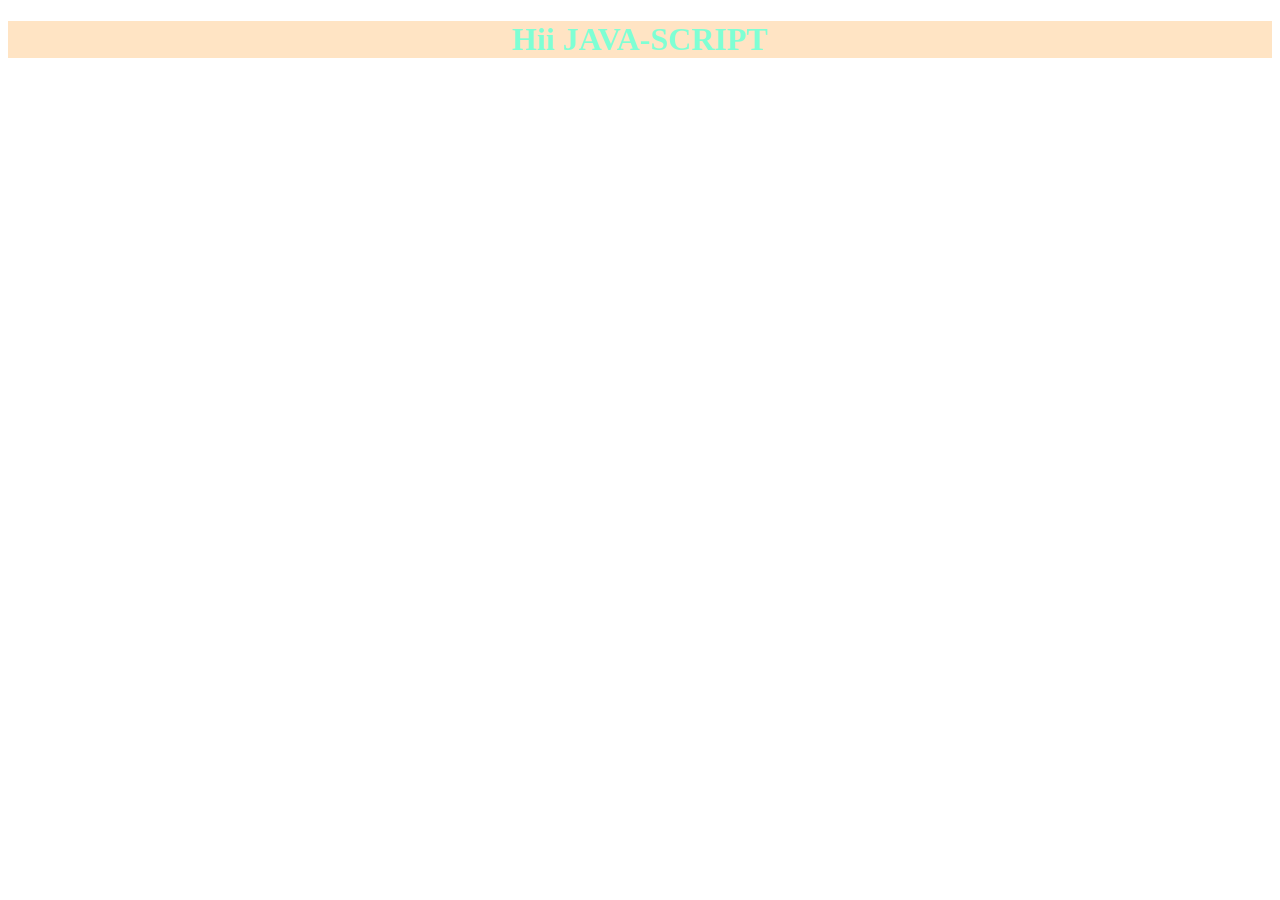
<file: lac1-IntroJS/index.html>
<!DOCTYPE html>
<html lang="en">
<head>
    <meta charset="UTF-8">
    <meta name="viewport" content="width=device-width, initial-scale=1.0">
    <title>Document</title>
    <link rel="stylesheet" href="css.css">
</head>
<body>
    <h1>Hii JAVA-SCRIPT</h1>
    <script src="index.js"></script>
</body>
</html>
</file>
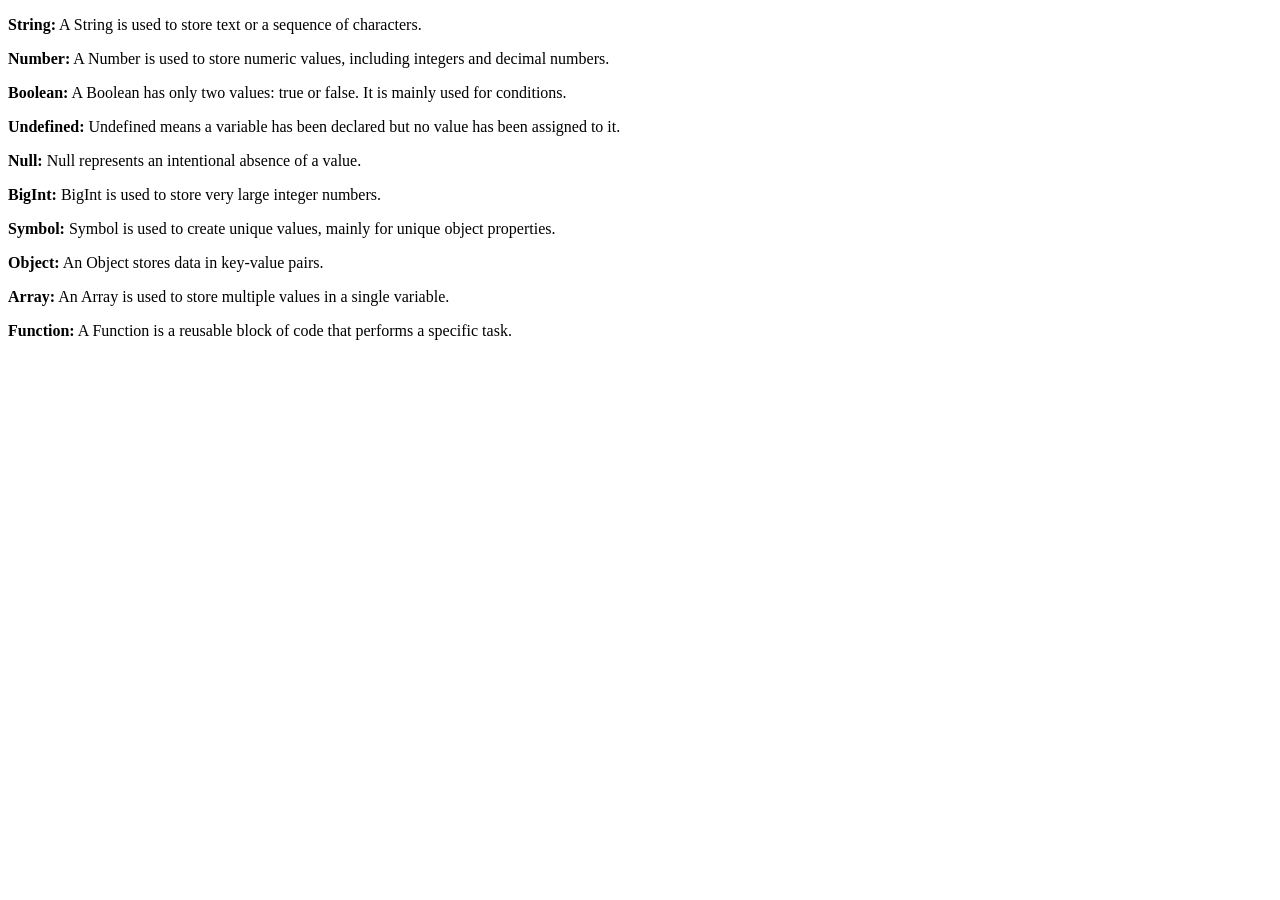
<file: lac2-datatype/index.html>
<!DOCTYPE html>
<html lang="en">
<head>
    <meta charset="UTF-8">
    <meta name="viewport" content="width=device-width, initial-scale=1.0">
    <title>Document</title>
</head>
<body>
    
    <p>
        <p>
    <strong>String:</strong> A String is used to store text or a sequence of characters.
</p>

<p>
    <strong>Number:</strong> A Number is used to store numeric values, including integers and decimal numbers.
</p>

<p>
    <strong>Boolean:</strong> A Boolean has only two values: true or false. It is mainly used for conditions.
</p>

<p>
    <strong>Undefined:</strong> Undefined means a variable has been declared but no value has been assigned to it.
</p>

<p>
    <strong>Null:</strong> Null represents an intentional absence of a value.
</p>

<p>
    <strong>BigInt:</strong> BigInt is used to store very large integer numbers.
</p>

<p>
    <strong>Symbol:</strong> Symbol is used to create unique values, mainly for unique object properties.
</p>

<p>
    <strong>Object:</strong> An Object stores data in key-value pairs.
</p>

<p>
    <strong>Array:</strong> An Array is used to store multiple values in a single variable.
</p>

<p>
    <strong>Function:</strong> A Function is a reusable block of code that performs a specific task.
</p>
    </p>
    <script src="script.js">

    </script>
</body>
</html>
</file>
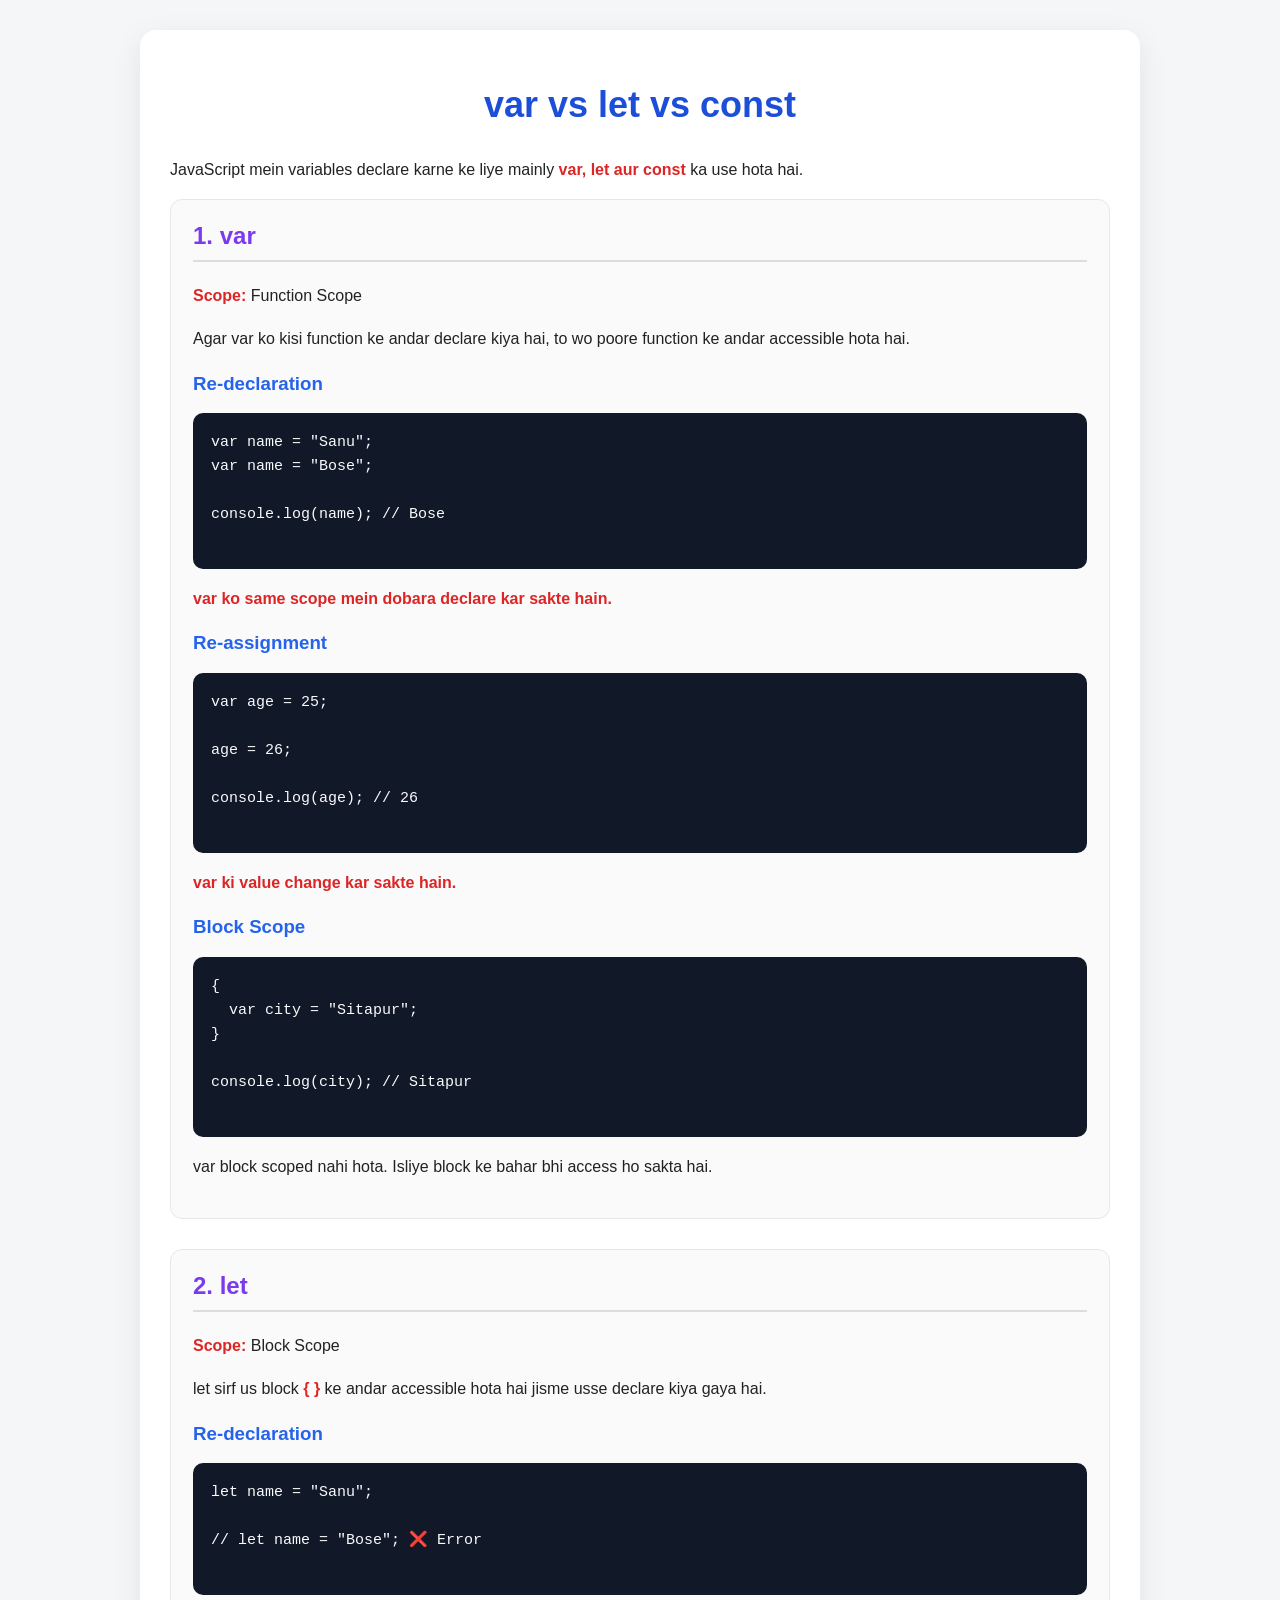
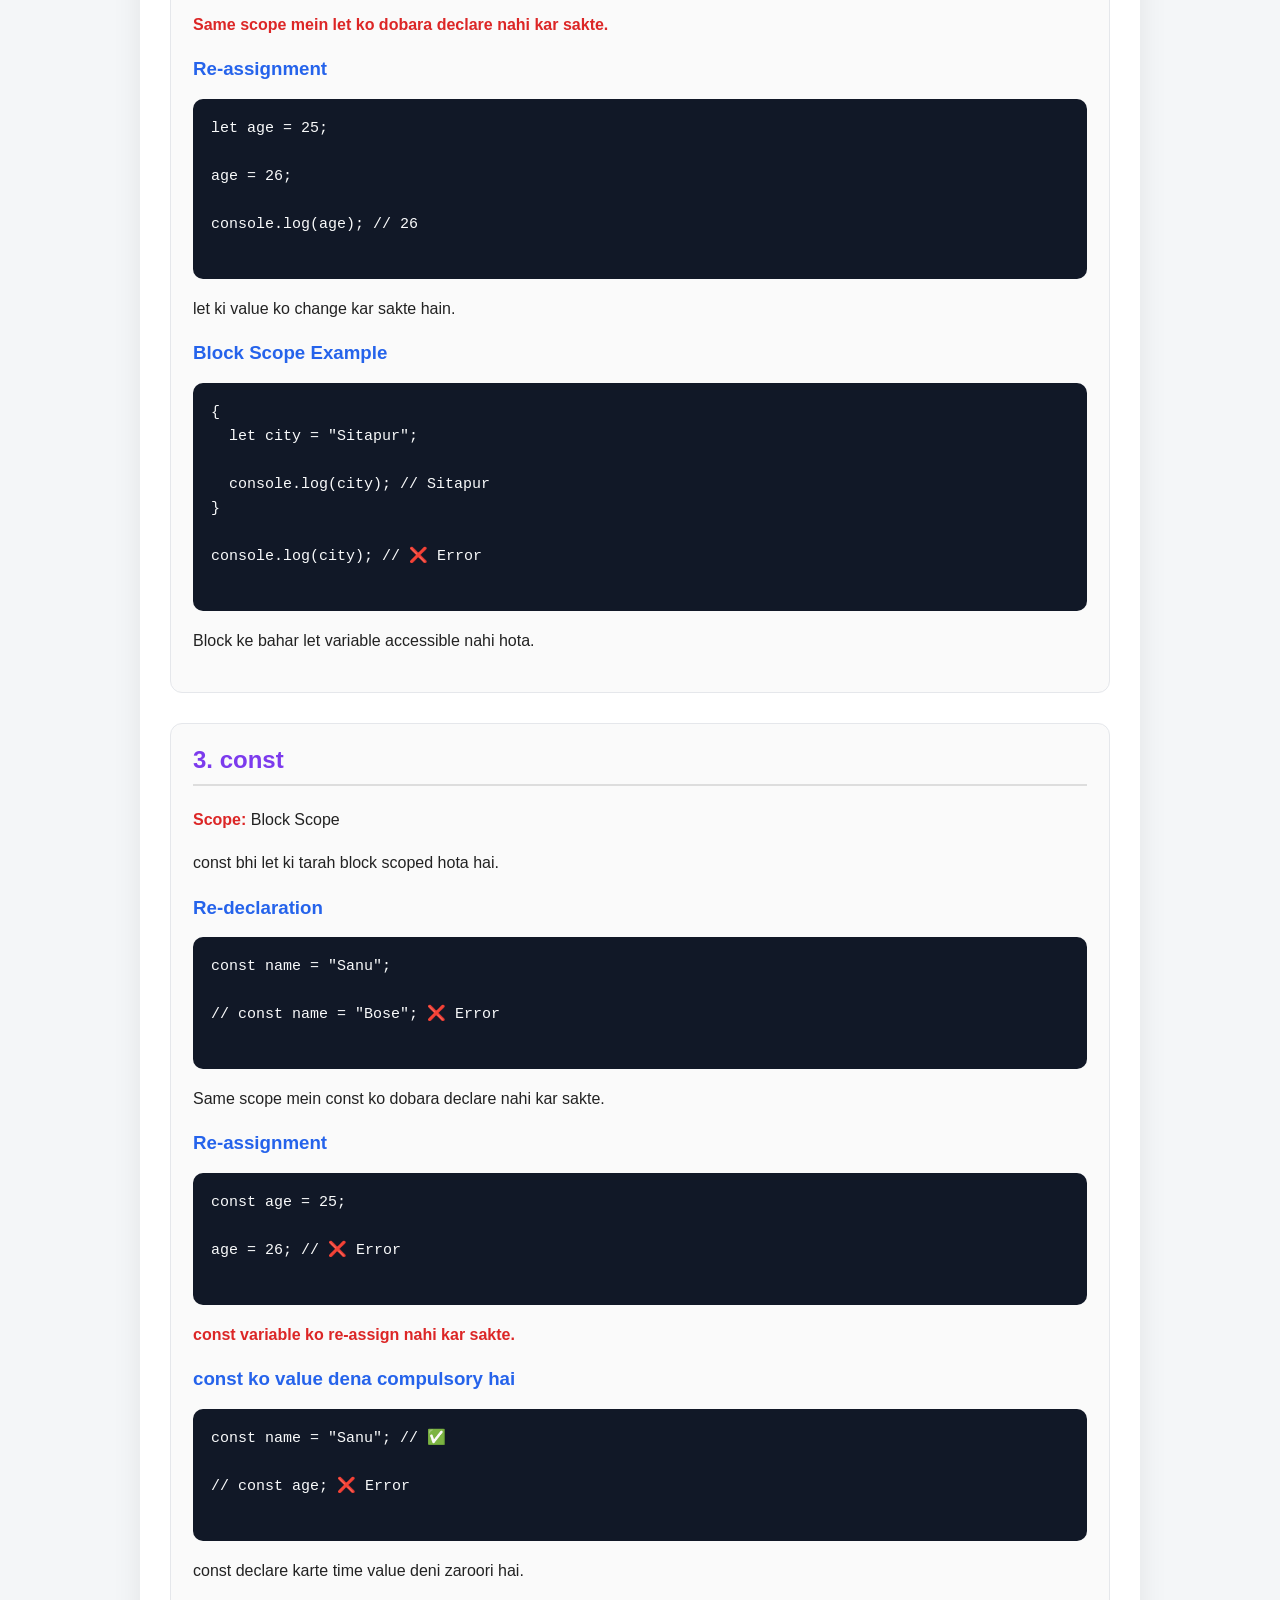
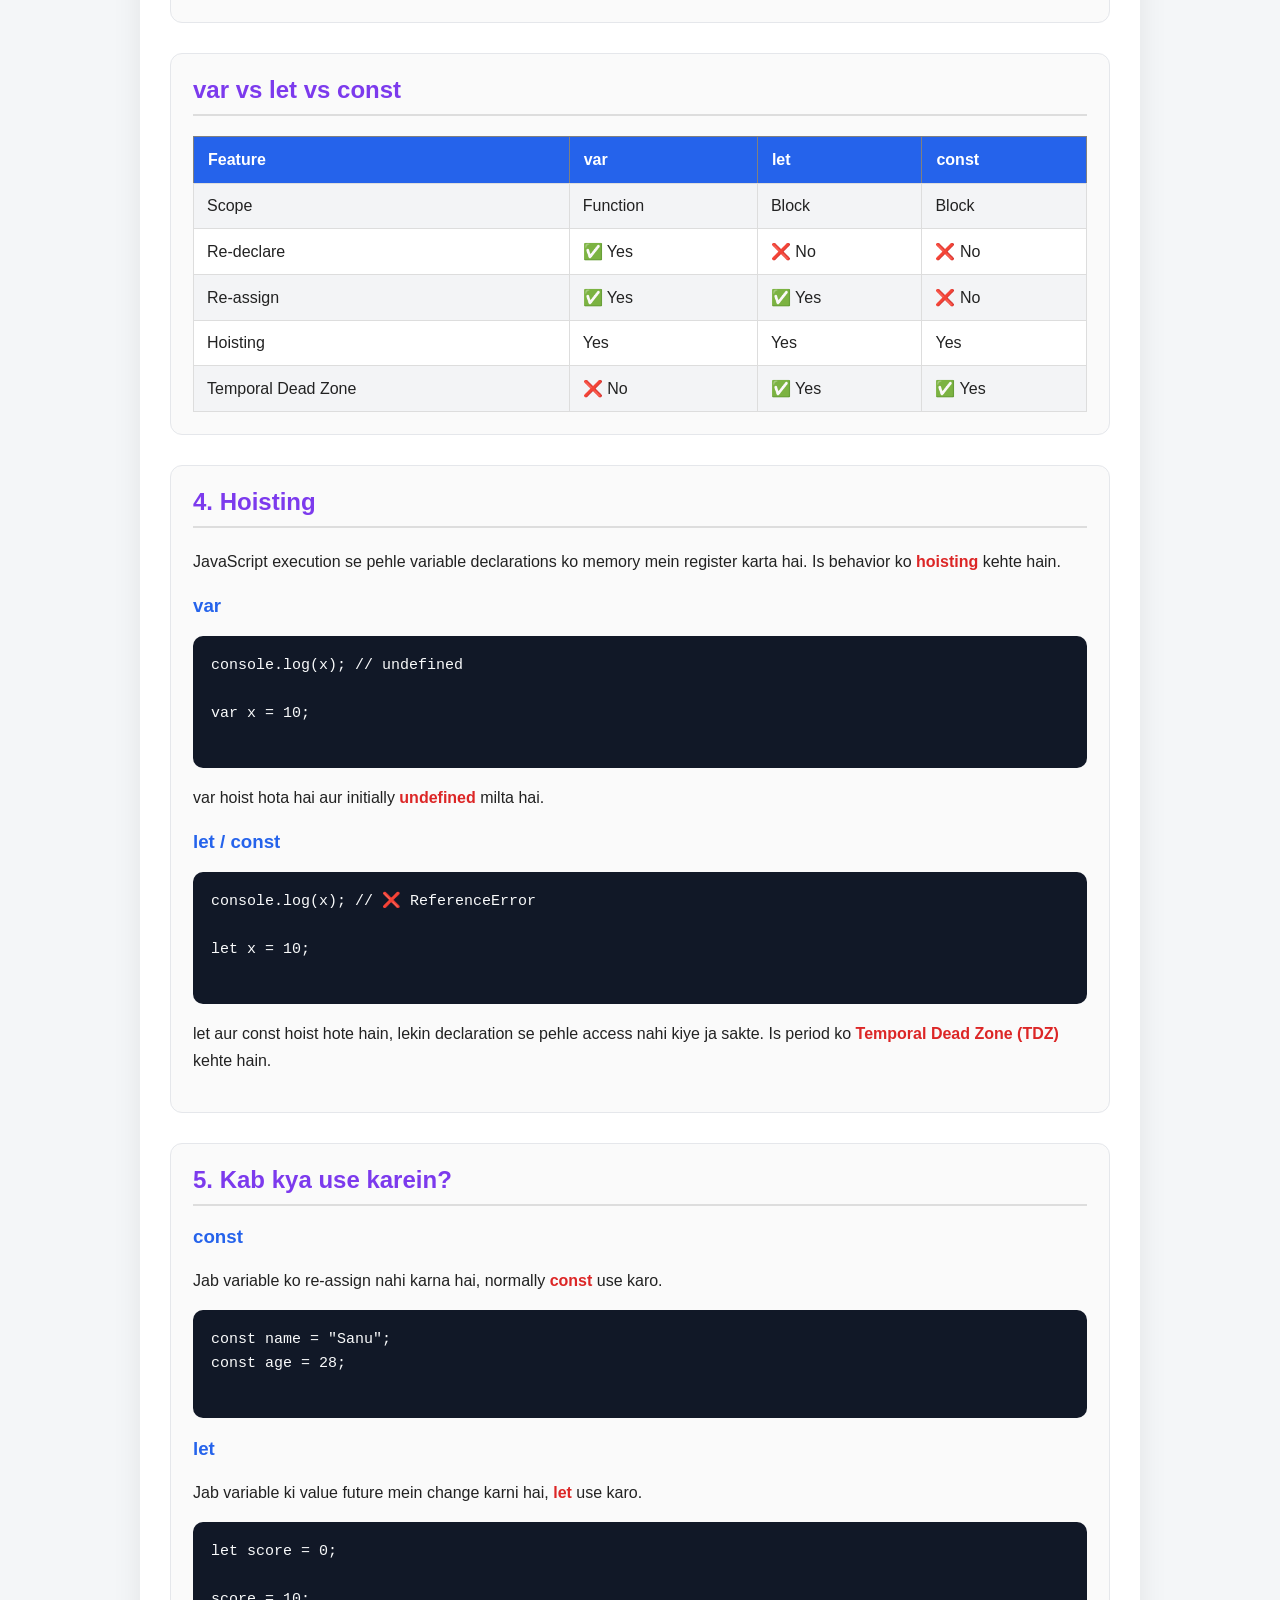
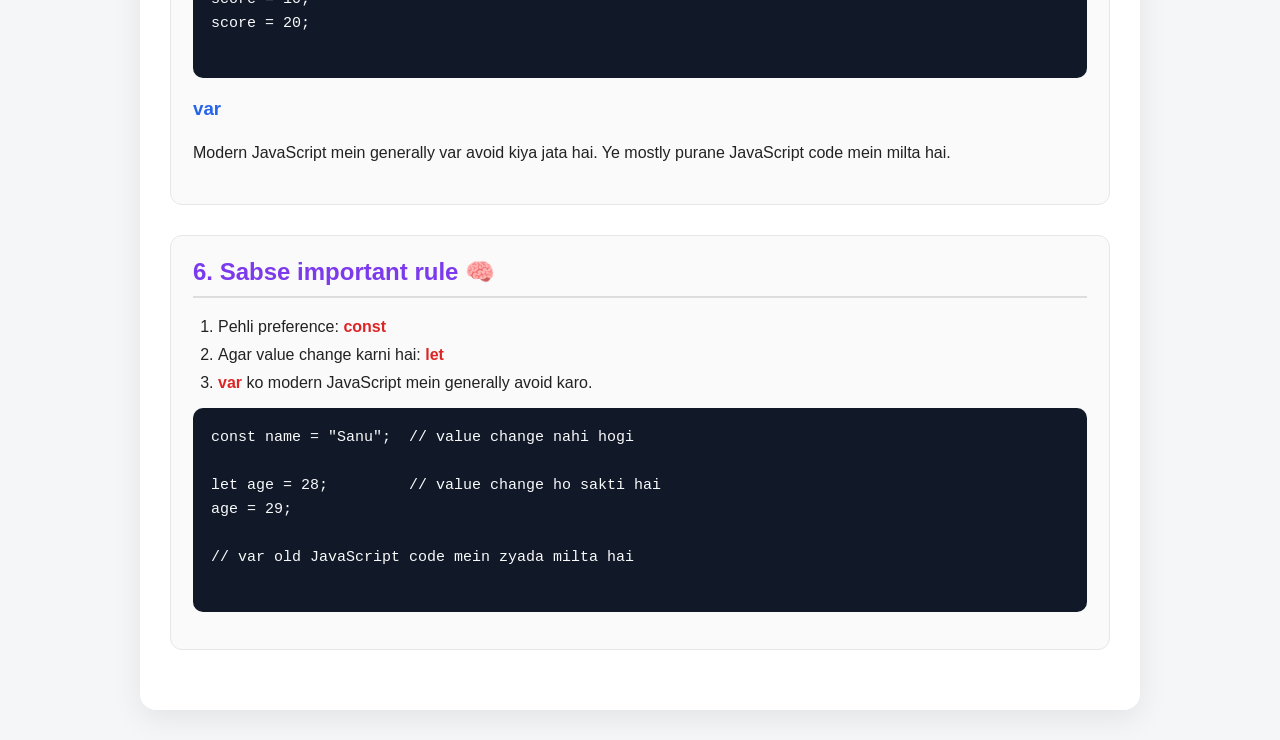
<file: lac3-letVsvarVsconst/index.html>
<!DOCTYPE html>
<html lang="en">
<head>
    <meta charset="UTF-8">
    <meta name="viewport" content="width=device-width, initial-scale=1.0">
    <title>let vs var vs const</title>
    <link rel="stylesheet" href="style.css">
</head>
<body>
    <div class="js-notes">

  <h1>var vs let vs const</h1>

  <p>
    JavaScript mein variables declare karne ke liye mainly
    <strong>var, let aur const</strong> ka use hota hai.
  </p>

  <!-- VAR -->
  <section>
    <h2>1. var</h2>

    <p><strong>Scope:</strong> Function Scope</p>
    <p>
      Agar var ko kisi function ke andar declare kiya hai,
      to wo poore function ke andar accessible hota hai.
    </p>

    <h3>Re-declaration</h3>

    <pre>
var name = "Sanu";
var name = "Bose";

console.log(name); // Bose
    </pre>

    <p>
      <strong>var ko same scope mein dobara declare kar sakte hain.</strong>
    </p>

    <h3>Re-assignment</h3>

    <pre>
var age = 25;

age = 26;

console.log(age); // 26
    </pre>

    <p>
      <strong>var ki value change kar sakte hain.</strong>
    </p>

    <h3>Block Scope</h3>

    <pre>
{
  var city = "Sitapur";
}

console.log(city); // Sitapur
    </pre>

    <p>
      var block scoped nahi hota. Isliye block ke bahar bhi access ho sakta hai.
    </p>
  </section>


  <!-- LET -->
  <section>
    <h2>2. let</h2>

    <p><strong>Scope:</strong> Block Scope</p>

    <p>
      let sirf us block <strong>{ }</strong> ke andar accessible hota hai
      jisme usse declare kiya gaya hai.
    </p>

    <h3>Re-declaration</h3>

    <pre>
let name = "Sanu";

// let name = "Bose"; ❌ Error
    </pre>

    <p>
      <strong>Same scope mein let ko dobara declare nahi kar sakte.</strong>
    </p>

    <h3>Re-assignment</h3>

    <pre>
let age = 25;

age = 26;

console.log(age); // 26
    </pre>

    <p>
      let ki value ko change kar sakte hain.
    </p>

    <h3>Block Scope Example</h3>

    <pre>
{
  let city = "Sitapur";

  console.log(city); // Sitapur
}

console.log(city); // ❌ Error
    </pre>

    <p>
      Block ke bahar let variable accessible nahi hota.
    </p>
  </section>


  <!-- CONST -->
  <section>
    <h2>3. const</h2>

    <p><strong>Scope:</strong> Block Scope</p>

    <p>
      const bhi let ki tarah block scoped hota hai.
    </p>

    <h3>Re-declaration</h3>

    <pre>
const name = "Sanu";

// const name = "Bose"; ❌ Error
    </pre>

    <p>
      Same scope mein const ko dobara declare nahi kar sakte.
    </p>

    <h3>Re-assignment</h3>

    <pre>
const age = 25;

age = 26; // ❌ Error
    </pre>

    <p>
      <strong>const variable ko re-assign nahi kar sakte.</strong>
    </p>

    <h3>const ko value dena compulsory hai</h3>

    <pre>
const name = "Sanu"; // ✅

// const age; ❌ Error
    </pre>

    <p>
      const declare karte time value deni zaroori hai.
    </p>
  </section>


  <!-- COMPARISON -->
  <section>
    <h2>var vs let vs const</h2>

    <table border="1">
      <tr>
        <th>Feature</th>
        <th>var</th>
        <th>let</th>
        <th>const</th>
      </tr>

      <tr>
        <td>Scope</td>
        <td>Function</td>
        <td>Block</td>
        <td>Block</td>
      </tr>

      <tr>
        <td>Re-declare</td>
        <td>✅ Yes</td>
        <td>❌ No</td>
        <td>❌ No</td>
      </tr>

      <tr>
        <td>Re-assign</td>
        <td>✅ Yes</td>
        <td>✅ Yes</td>
        <td>❌ No</td>
      </tr>

      <tr>
        <td>Hoisting</td>
        <td>Yes</td>
        <td>Yes</td>
        <td>Yes</td>
      </tr>

      <tr>
        <td>Temporal Dead Zone</td>
        <td>❌ No</td>
        <td>✅ Yes</td>
        <td>✅ Yes</td>
      </tr>
    </table>
  </section>


  <!-- HOISTING -->
  <section>
    <h2>4. Hoisting</h2>

    <p>
      JavaScript execution se pehle variable declarations ko
      memory mein register karta hai. Is behavior ko
      <strong>hoisting</strong> kehte hain.
    </p>

    <h3>var</h3>

    <pre>
console.log(x); // undefined

var x = 10;
    </pre>

    <p>
      var hoist hota hai aur initially <strong>undefined</strong>
      milta hai.
    </p>

    <h3>let / const</h3>

    <pre>
console.log(x); // ❌ ReferenceError

let x = 10;
    </pre>

    <p>
      let aur const hoist hote hain, lekin declaration se pehle
      access nahi kiye ja sakte. Is period ko
      <strong>Temporal Dead Zone (TDZ)</strong> kehte hain.
    </p>
  </section>


  <!-- WHEN TO USE -->
  <section>
    <h2>5. Kab kya use karein?</h2>

    <h3>const</h3>

    <p>
      Jab variable ko re-assign nahi karna hai,
      normally <strong>const</strong> use karo.
    </p>

    <pre>
const name = "Sanu";
const age = 28;
    </pre>

    <h3>let</h3>

    <p>
      Jab variable ki value future mein change karni hai,
      <strong>let</strong> use karo.
    </p>

    <pre>
let score = 0;

score = 10;
score = 20;
    </pre>

    <h3>var</h3>

    <p>
      Modern JavaScript mein generally var avoid kiya jata hai.
      Ye mostly purane JavaScript code mein milta hai.
    </p>
  </section>


  <!-- IMPORTANT -->
  <section>
    <h2>6. Sabse important rule 🧠</h2>

    <ol>
      <li>
        Pehli preference: <strong>const</strong>
      </li>

      <li>
        Agar value change karni hai: <strong>let</strong>
      </li>

      <li>
        <strong>var</strong> ko modern JavaScript mein generally avoid karo.
      </li>
    </ol>

    <pre>
const name = "Sanu";  // value change nahi hogi

let age = 28;         // value change ho sakti hai
age = 29;

// var old JavaScript code mein zyada milta hai
    </pre>
  </section>

</div>
    <script src="script.js">
        // console.log("sanu")
    </script>
</body>
</html>
</file>
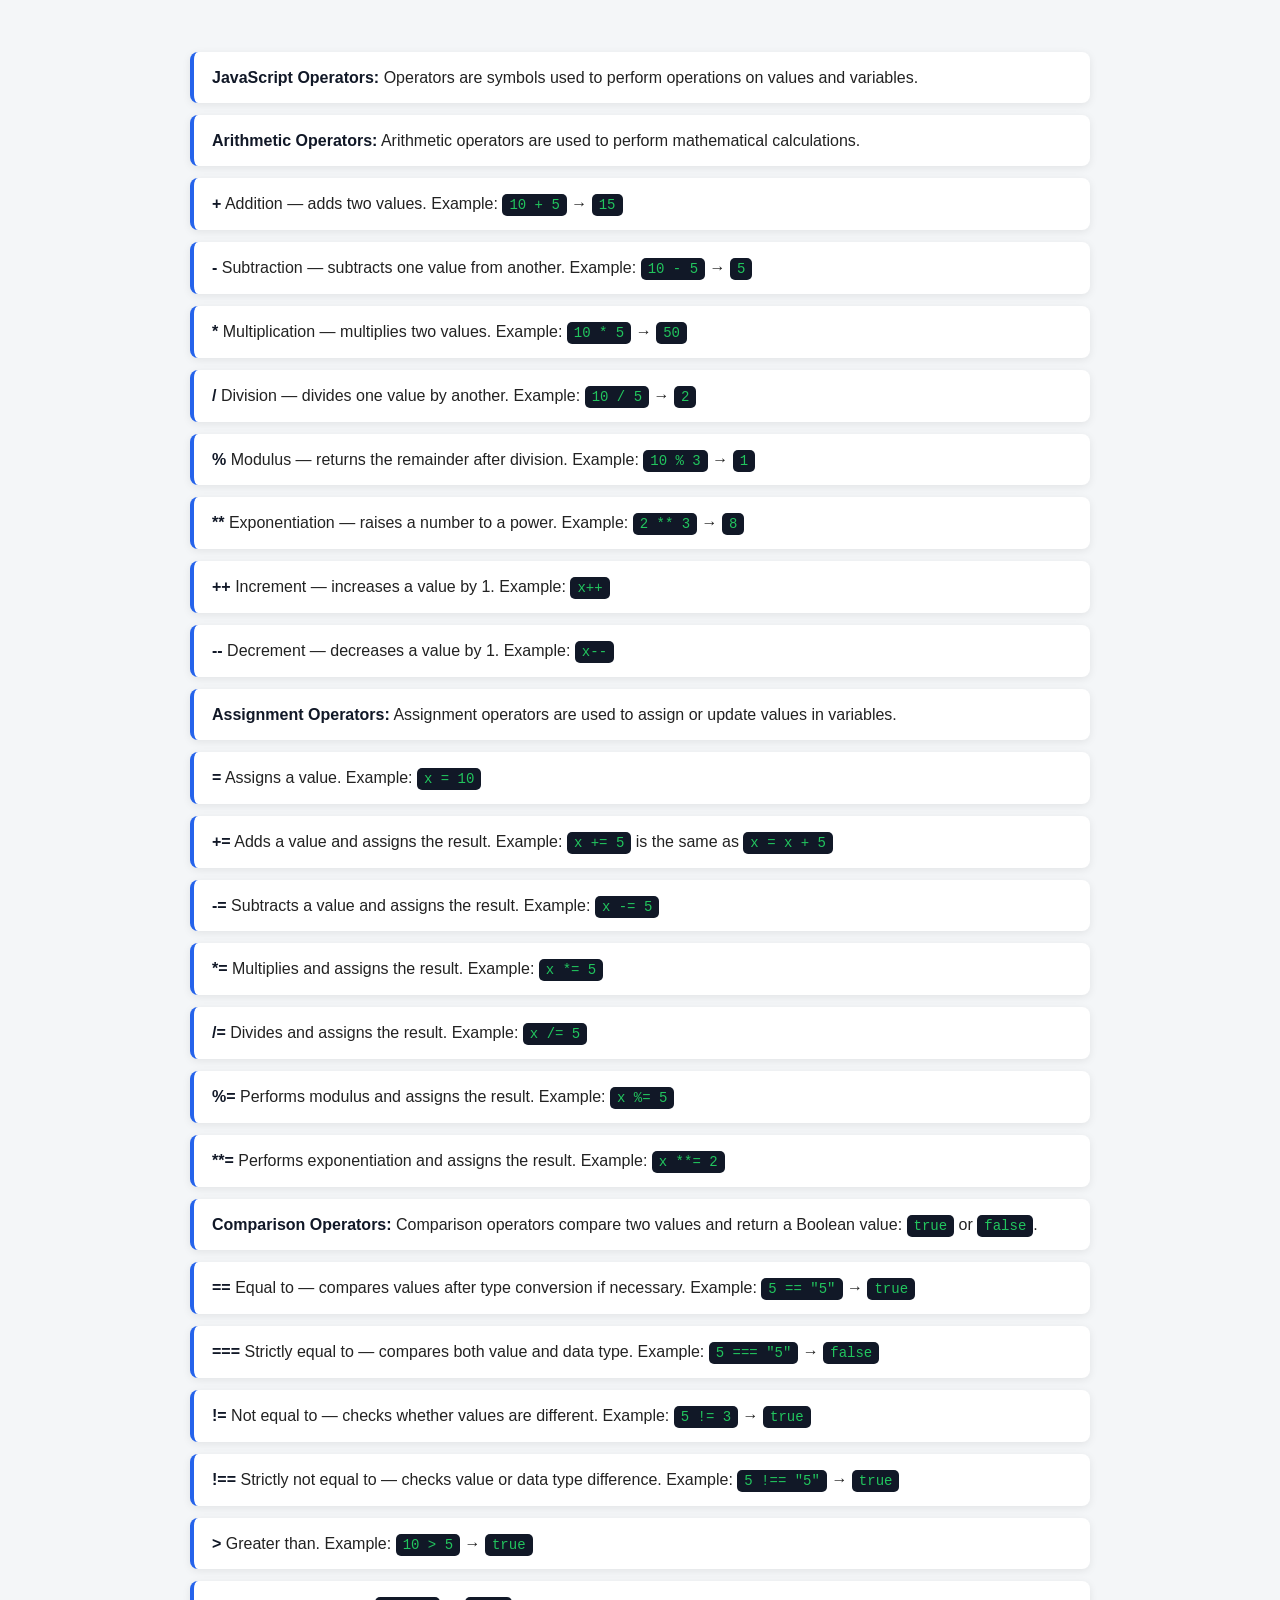
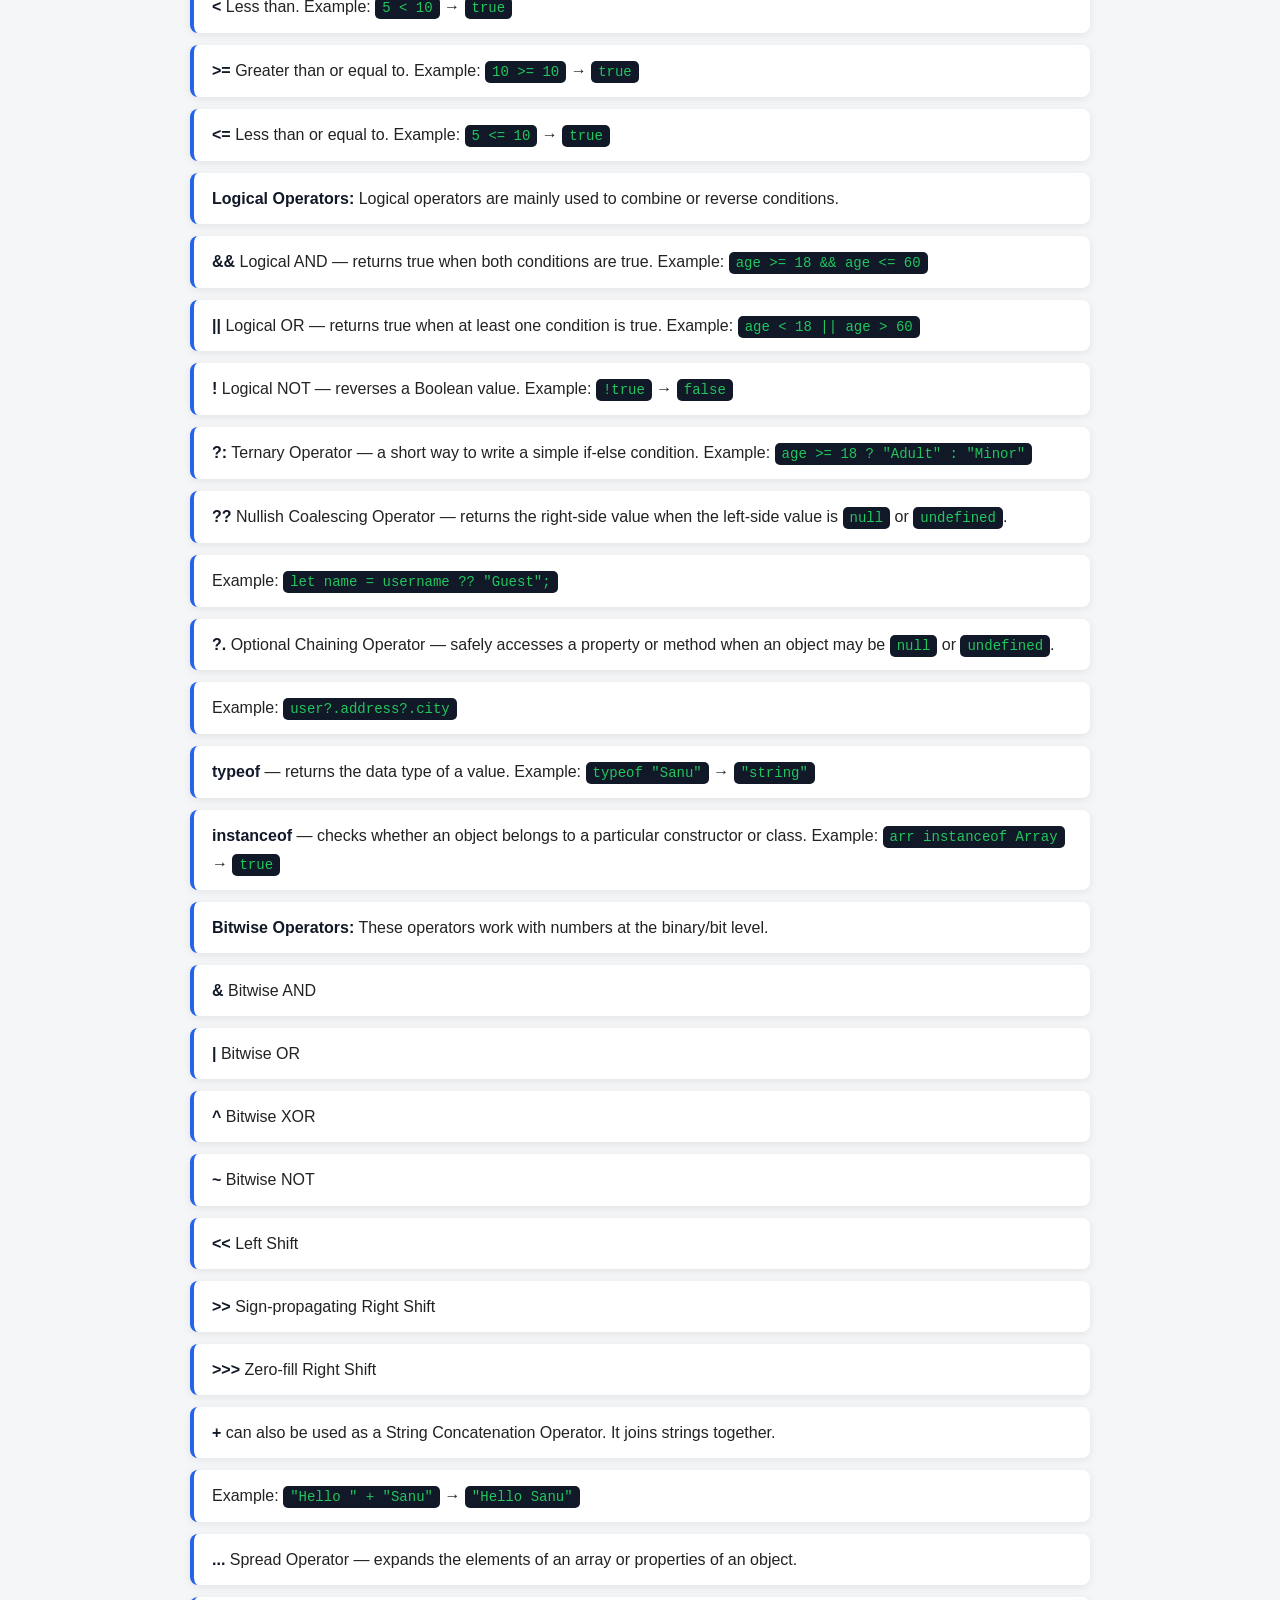
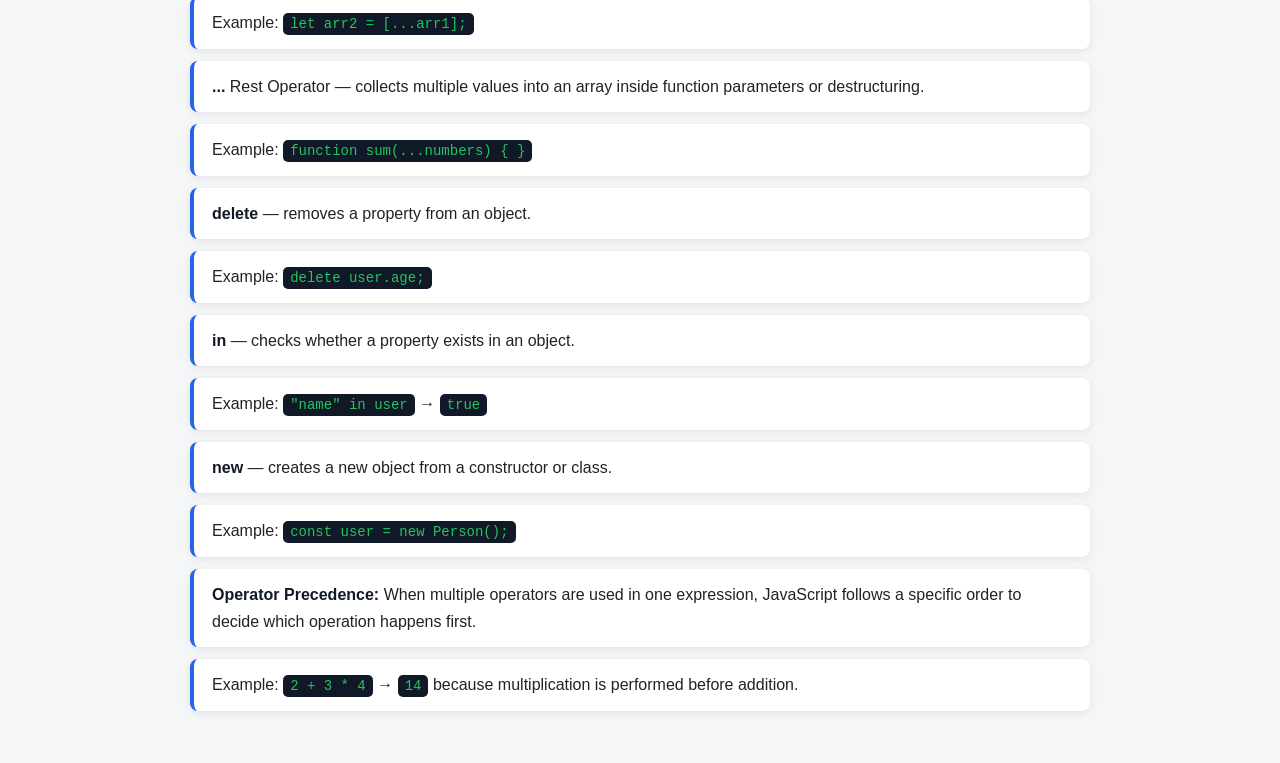
<file: lac4-Operators/index.html>
<!DOCTYPE html>
<html lang="en">
<head>
    <meta charset="UTF-8">
    <meta name="viewport" content="width=device-width, initial-scale=1.0">
    <title>Document of operators in js</title>
    <link rel="stylesheet" href="index.css">
</head>
<body>
    <p>
    <strong>JavaScript Operators:</strong>
    Operators are symbols used to perform operations on values and variables.
</p>

<!-- 1. Arithmetic Operators -->

<p>
    <strong>Arithmetic Operators:</strong>
    Arithmetic operators are used to perform mathematical calculations.
</p>

<p>
    <strong>+</strong> Addition — adds two values.
    Example: <code>10 + 5</code> → <code>15</code>
</p>

<p>
    <strong>-</strong> Subtraction — subtracts one value from another.
    Example: <code>10 - 5</code> → <code>5</code>
</p>

<p>
    <strong>*</strong> Multiplication — multiplies two values.
    Example: <code>10 * 5</code> → <code>50</code>
</p>

<p>
    <strong>/</strong> Division — divides one value by another.
    Example: <code>10 / 5</code> → <code>2</code>
</p>

<p>
    <strong>%</strong> Modulus — returns the remainder after division.
    Example: <code>10 % 3</code> → <code>1</code>
</p>

<p>
    <strong>**</strong> Exponentiation — raises a number to a power.
    Example: <code>2 ** 3</code> → <code>8</code>
</p>

<p>
    <strong>++</strong> Increment — increases a value by 1.
    Example: <code>x++</code>
</p>

<p>
    <strong>--</strong> Decrement — decreases a value by 1.
    Example: <code>x--</code>
</p>


<!-- 2. Assignment Operators -->

<p>
    <strong>Assignment Operators:</strong>
    Assignment operators are used to assign or update values in variables.
</p>

<p>
    <strong>=</strong> Assigns a value.
    Example: <code>x = 10</code>
</p>

<p>
    <strong>+=</strong> Adds a value and assigns the result.
    Example: <code>x += 5</code> is the same as <code>x = x + 5</code>
</p>

<p>
    <strong>-=</strong> Subtracts a value and assigns the result.
    Example: <code>x -= 5</code>
</p>

<p>
    <strong>*=</strong> Multiplies and assigns the result.
    Example: <code>x *= 5</code>
</p>

<p>
    <strong>/=</strong> Divides and assigns the result.
    Example: <code>x /= 5</code>
</p>

<p>
    <strong>%=</strong> Performs modulus and assigns the result.
    Example: <code>x %= 5</code>
</p>

<p>
    <strong>**=</strong> Performs exponentiation and assigns the result.
    Example: <code>x **= 2</code>
</p>


<!-- 3. Comparison Operators -->

<p>
    <strong>Comparison Operators:</strong>
    Comparison operators compare two values and return a Boolean value:
    <code>true</code> or <code>false</code>.
</p>

<p>
    <strong>==</strong> Equal to — compares values after type conversion if necessary.
    Example: <code>5 == "5"</code> → <code>true</code>
</p>

<p>
    <strong>===</strong> Strictly equal to — compares both value and data type.
    Example: <code>5 === "5"</code> → <code>false</code>
</p>

<p>
    <strong>!=</strong> Not equal to — checks whether values are different.
    Example: <code>5 != 3</code> → <code>true</code>
</p>

<p>
    <strong>!==</strong> Strictly not equal to — checks value or data type difference.
    Example: <code>5 !== "5"</code> → <code>true</code>
</p>

<p>
    <strong>&gt;</strong> Greater than.
    Example: <code>10 &gt; 5</code> → <code>true</code>
</p>

<p>
    <strong>&lt;</strong> Less than.
    Example: <code>5 &lt; 10</code> → <code>true</code>
</p>

<p>
    <strong>&gt;=</strong> Greater than or equal to.
    Example: <code>10 &gt;= 10</code> → <code>true</code>
</p>

<p>
    <strong>&lt;=</strong> Less than or equal to.
    Example: <code>5 &lt;= 10</code> → <code>true</code>
</p>


<!-- 4. Logical Operators -->

<p>
    <strong>Logical Operators:</strong>
    Logical operators are mainly used to combine or reverse conditions.
</p>

<p>
    <strong>&&</strong> Logical AND — returns true when both conditions are true.
    Example: <code>age &gt;= 18 && age &lt;= 60</code>
</p>

<p>
    <strong>||</strong> Logical OR — returns true when at least one condition is true.
    Example: <code>age &lt; 18 || age &gt; 60</code>
</p>

<p>
    <strong>!</strong> Logical NOT — reverses a Boolean value.
    Example: <code>!true</code> → <code>false</code>
</p>


<!-- 5. Ternary Operator -->

<p>
    <strong>?:</strong> Ternary Operator — a short way to write a simple if-else condition.
    Example:
    <code>age &gt;= 18 ? "Adult" : "Minor"</code>
</p>


<!-- 6. Nullish Coalescing Operator -->

<p>
    <strong>??</strong> Nullish Coalescing Operator — returns the right-side value
    when the left-side value is <code>null</code> or <code>undefined</code>.
</p>

<p>
    Example:
    <code>let name = username ?? "Guest";</code>
</p>


<!-- 7. Optional Chaining -->

<p>
    <strong>?.</strong> Optional Chaining Operator — safely accesses a property
    or method when an object may be <code>null</code> or <code>undefined</code>.
</p>

<p>
    Example:
    <code>user?.address?.city</code>
</p>


<!-- 8. Type Operators -->

<p>
    <strong>typeof</strong> — returns the data type of a value.
    Example: <code>typeof "Sanu"</code> → <code>"string"</code>
</p>

<p>
    <strong>instanceof</strong> — checks whether an object belongs to a particular
    constructor or class.
    Example: <code>arr instanceof Array</code> → <code>true</code>
</p>


<!-- 9. Bitwise Operators -->

<p>
    <strong>Bitwise Operators:</strong>
    These operators work with numbers at the binary/bit level.
</p>

<p>
    <strong>&amp;</strong> Bitwise AND
</p>

<p>
    <strong>|</strong> Bitwise OR
</p>

<p>
    <strong>^</strong> Bitwise XOR
</p>

<p>
    <strong>~</strong> Bitwise NOT
</p>

<p>
    <strong>&lt;&lt;</strong> Left Shift
</p>

<p>
    <strong>&gt;&gt;</strong> Sign-propagating Right Shift
</p>

<p>
    <strong>&gt;&gt;&gt;</strong> Zero-fill Right Shift
</p>


<!-- 10. String Operator -->

<p>
    <strong>+</strong> can also be used as a String Concatenation Operator.
    It joins strings together.
</p>

<p>
    Example:
    <code>"Hello " + "Sanu"</code> → <code>"Hello Sanu"</code>
</p>


<!-- 11. Spread Operator -->

<p>
    <strong>...</strong> Spread Operator — expands the elements of an array
    or properties of an object.
</p>

<p>
    Example:
    <code>let arr2 = [...arr1];</code>
</p>


<!-- 12. Rest Operator -->

<p>
    <strong>...</strong> Rest Operator — collects multiple values into an array
    inside function parameters or destructuring.
</p>

<p>
    Example:
    <code>function sum(...numbers) { }</code>
</p>


<!-- 13. Delete Operator -->

<p>
    <strong>delete</strong> — removes a property from an object.
</p>

<p>
    Example:
    <code>delete user.age;</code>
</p>


<!-- 14. In Operator -->

<p>
    <strong>in</strong> — checks whether a property exists in an object.
</p>

<p>
    Example:
    <code>"name" in user</code> → <code>true</code>
</p>


<!-- 15. New Operator -->

<p>
    <strong>new</strong> — creates a new object from a constructor or class.
</p>

<p>
    Example:
    <code>const user = new Person();</code>
</p>


<!-- 16. Operator Precedence -->

<p>
    <strong>Operator Precedence:</strong>
    When multiple operators are used in one expression,
    JavaScript follows a specific order to decide which operation happens first.
</p>

<p>
    Example:
    <code>2 + 3 * 4</code> → <code>14</code>
    because multiplication is performed before addition.
</p>
    <script src="index.js"></script>
</body>
</html>
</file>
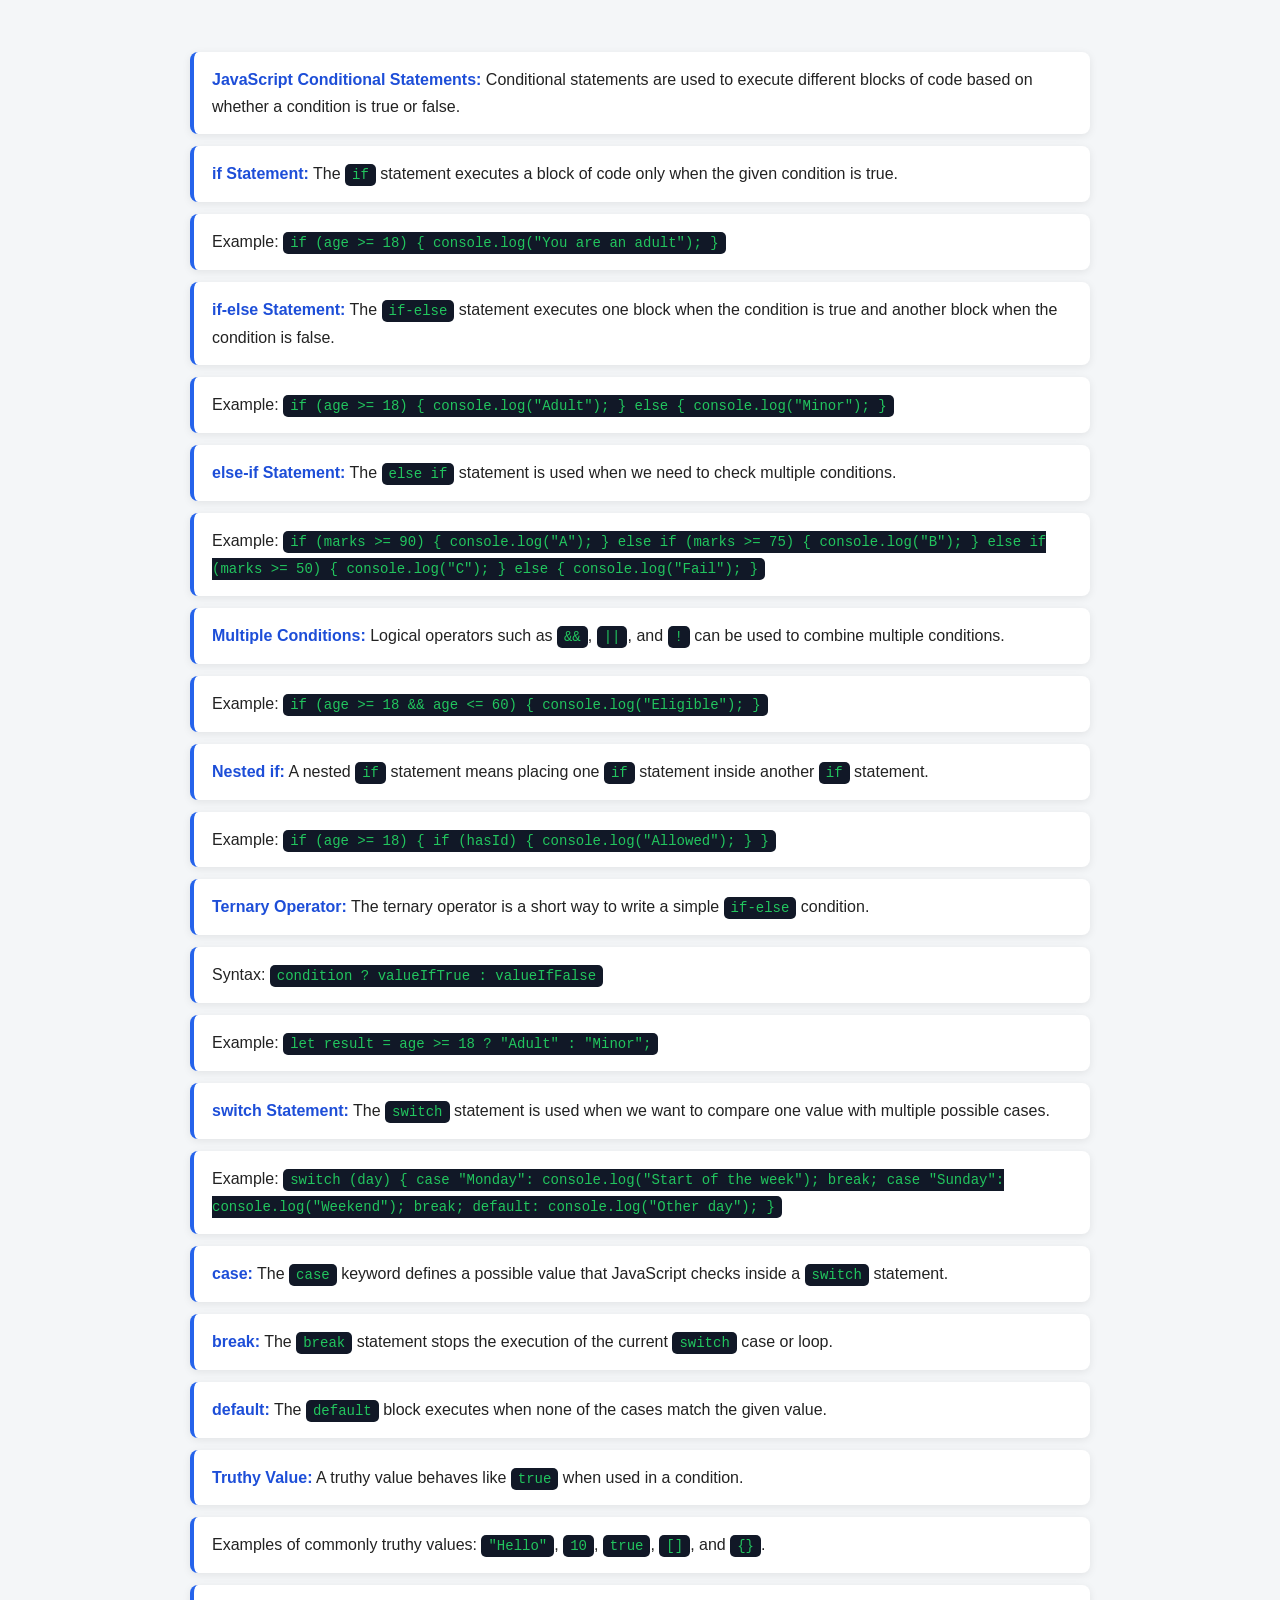
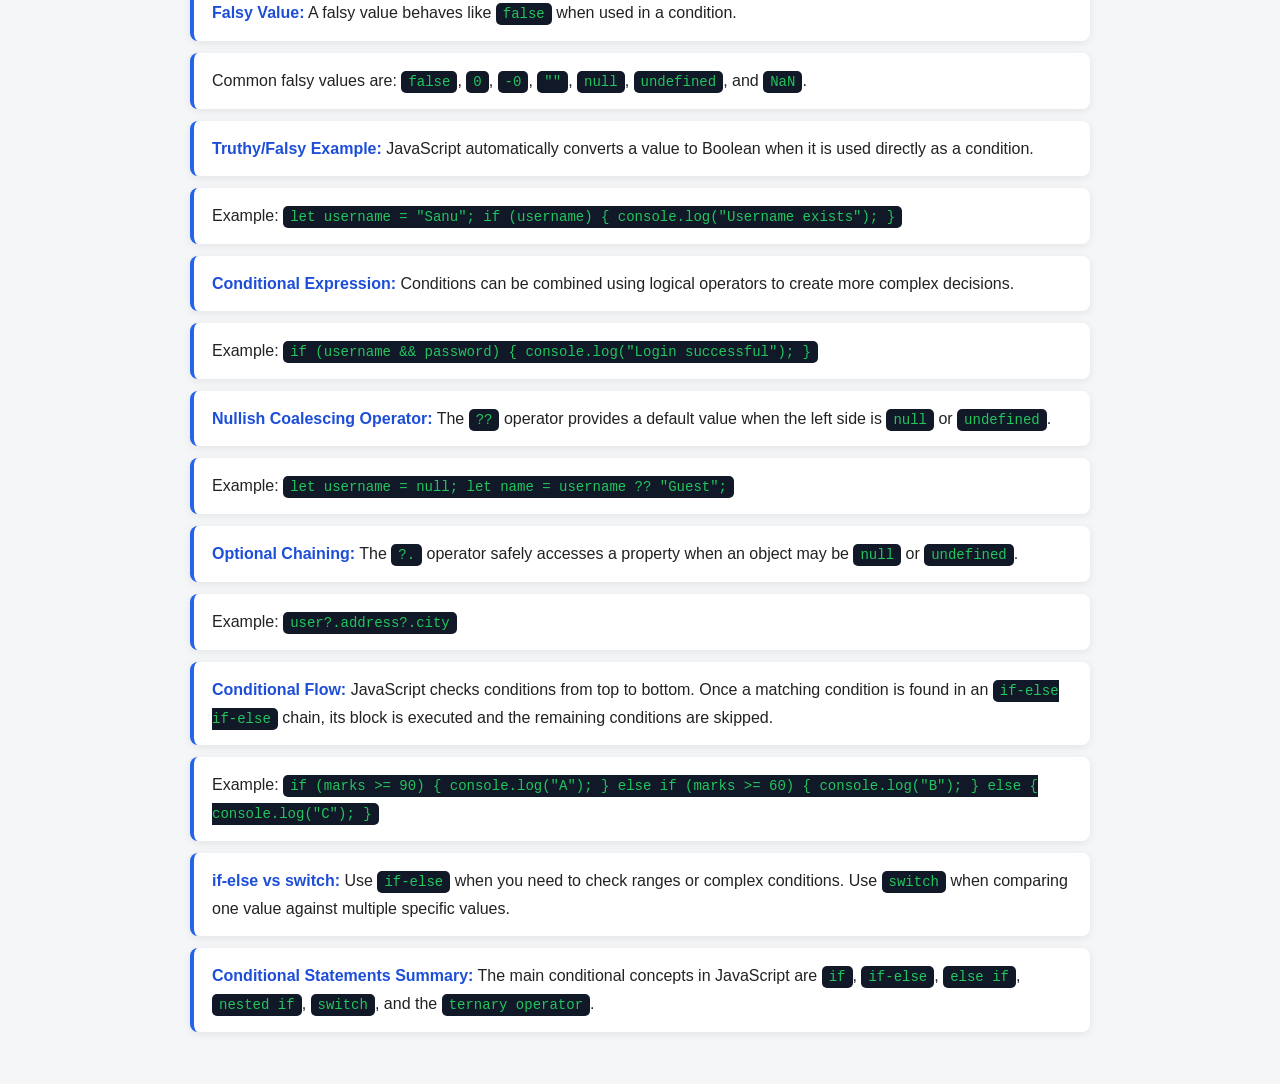
<file: lac5-ConditionalStatement/index.html>
<!DOCTYPE html>
<html lang="en">
<head>
    <meta charset="UTF-8">
    <meta name="viewport" content="width=device-width, initial-scale=1.0">
    <title>Document</title>
    <link rel="stylesheet" href="style.css">
</head>
<body>
    
    <!-- =========================
     JavaScript Conditional Statements
========================= -->

<p>
    <strong>JavaScript Conditional Statements:</strong>
    Conditional statements are used to execute different blocks of code
    based on whether a condition is true or false.
</p>


<!-- 1. if Statement -->

<p>
    <strong>if Statement:</strong>
    The <code>if</code> statement executes a block of code only when the given
    condition is true.
</p>

<p>
    Example:
    <code>if (age &gt;= 18) { console.log("You are an adult"); }</code>
</p>


<!-- 2. if-else Statement -->

<p>
    <strong>if-else Statement:</strong>
    The <code>if-else</code> statement executes one block when the condition
    is true and another block when the condition is false.
</p>

<p>
    Example:
    <code>
        if (age &gt;= 18) { console.log("Adult"); }
        else { console.log("Minor"); }
    </code>
</p>


<!-- 3. else-if Statement -->

<p>
    <strong>else-if Statement:</strong>
    The <code>else if</code> statement is used when we need to check multiple
    conditions.
</p>

<p>
    Example:
    <code>
        if (marks &gt;= 90) { console.log("A"); }
        else if (marks &gt;= 75) { console.log("B"); }
        else if (marks &gt;= 50) { console.log("C"); }
        else { console.log("Fail"); }
    </code>
</p>


<!-- 4. Multiple Conditions -->

<p>
    <strong>Multiple Conditions:</strong>
    Logical operators such as <code>&amp;&amp;</code>, <code>||</code>, and
    <code>!</code> can be used to combine multiple conditions.
</p>

<p>
    Example:
    <code>
        if (age &gt;= 18 &amp;&amp; age &lt;= 60) {
        console.log("Eligible");
        }
    </code>
</p>


<!-- 5. Nested if -->

<p>
    <strong>Nested if:</strong>
    A nested <code>if</code> statement means placing one <code>if</code>
    statement inside another <code>if</code> statement.
</p>

<p>
    Example:
    <code>
        if (age &gt;= 18) {
            if (hasId) {
                console.log("Allowed");
            }
        }
    </code>
</p>


<!-- 6. Ternary Operator -->

<p>
    <strong>Ternary Operator:</strong>
    The ternary operator is a short way to write a simple
    <code>if-else</code> condition.
</p>

<p>
    Syntax:
    <code>condition ? valueIfTrue : valueIfFalse</code>
</p>

<p>
    Example:
    <code>
        let result = age &gt;= 18 ? "Adult" : "Minor";
    </code>
</p>


<!-- 7. switch Statement -->

<p>
    <strong>switch Statement:</strong>
    The <code>switch</code> statement is used when we want to compare one
    value with multiple possible cases.
</p>

<p>
    Example:
    <code>
        switch (day) {
            case "Monday":
                console.log("Start of the week");
                break;
            case "Sunday":
                console.log("Weekend");
                break;
            default:
                console.log("Other day");
        }
    </code>
</p>


<!-- 8. case -->

<p>
    <strong>case:</strong>
    The <code>case</code> keyword defines a possible value that JavaScript
    checks inside a <code>switch</code> statement.
</p>


<!-- 9. break -->

<p>
    <strong>break:</strong>
    The <code>break</code> statement stops the execution of the current
    <code>switch</code> case or loop.
</p>


<!-- 10. default -->

<p>
    <strong>default:</strong>
    The <code>default</code> block executes when none of the cases match
    the given value.
</p>


<!-- 11. Truthy -->

<p>
    <strong>Truthy Value:</strong>
    A truthy value behaves like <code>true</code> when used in a condition.
</p>

<p>
    Examples of commonly truthy values:
    <code>"Hello"</code>, <code>10</code>, <code>true</code>,
    <code>[]</code>, and <code>{}</code>.
</p>


<!-- 12. Falsy -->

<p>
    <strong>Falsy Value:</strong>
    A falsy value behaves like <code>false</code> when used in a condition.
</p>

<p>
    Common falsy values are:
    <code>false</code>, <code>0</code>, <code>-0</code>,
    <code>""</code>, <code>null</code>, <code>undefined</code>,
    and <code>NaN</code>.
</p>


<!-- 13. Truthy/Falsy Example -->

<p>
    <strong>Truthy/Falsy Example:</strong>
    JavaScript automatically converts a value to Boolean when it is used
    directly as a condition.
</p>

<p>
    Example:
    <code>
        let username = "Sanu";

        if (username) {
            console.log("Username exists");
        }
    </code>
</p>


<!-- 14. Conditional Operator with Logical Operators -->

<p>
    <strong>Conditional Expression:</strong>
    Conditions can be combined using logical operators to create more
    complex decisions.
</p>

<p>
    Example:
    <code>
        if (username &amp;&amp; password) {
            console.log("Login successful");
        }
    </code>
</p>


<!-- 15. Nullish Coalescing -->

<p>
    <strong>Nullish Coalescing Operator:</strong>
    The <code>??</code> operator provides a default value when the left side
    is <code>null</code> or <code>undefined</code>.
</p>

<p>
    Example:
    <code>
        let username = null;
        let name = username ?? "Guest";
    </code>
</p>


<!-- 16. Optional Chaining -->

<p>
    <strong>Optional Chaining:</strong>
    The <code>?.</code> operator safely accesses a property when an object
    may be <code>null</code> or <code>undefined</code>.
</p>

<p>
    Example:
    <code>
        user?.address?.city
    </code>
</p>


<!-- 17. Conditional Flow -->

<p>
    <strong>Conditional Flow:</strong>
    JavaScript checks conditions from top to bottom. Once a matching
    condition is found in an <code>if-else if-else</code> chain,
    its block is executed and the remaining conditions are skipped.
</p>

<p>
    Example:
    <code>
        if (marks &gt;= 90) {
            console.log("A");
        } else if (marks &gt;= 60) {
            console.log("B");
        } else {
            console.log("C");
        }
    </code>
</p>


<!-- 18. Comparison with switch -->

<p>
    <strong>if-else vs switch:</strong>
    Use <code>if-else</code> when you need to check ranges or complex
    conditions. Use <code>switch</code> when comparing one value against
    multiple specific values.
</p>


<!-- 19. Conditional Statements Summary -->

<p>
    <strong>Conditional Statements Summary:</strong>
    The main conditional concepts in JavaScript are
    <code>if</code>, <code>if-else</code>, <code>else if</code>,
    <code>nested if</code>, <code>switch</code>, and the
    <code>ternary operator</code>.
</p>
    <script src="index2.js"></script>
</body>
</html>
</file>
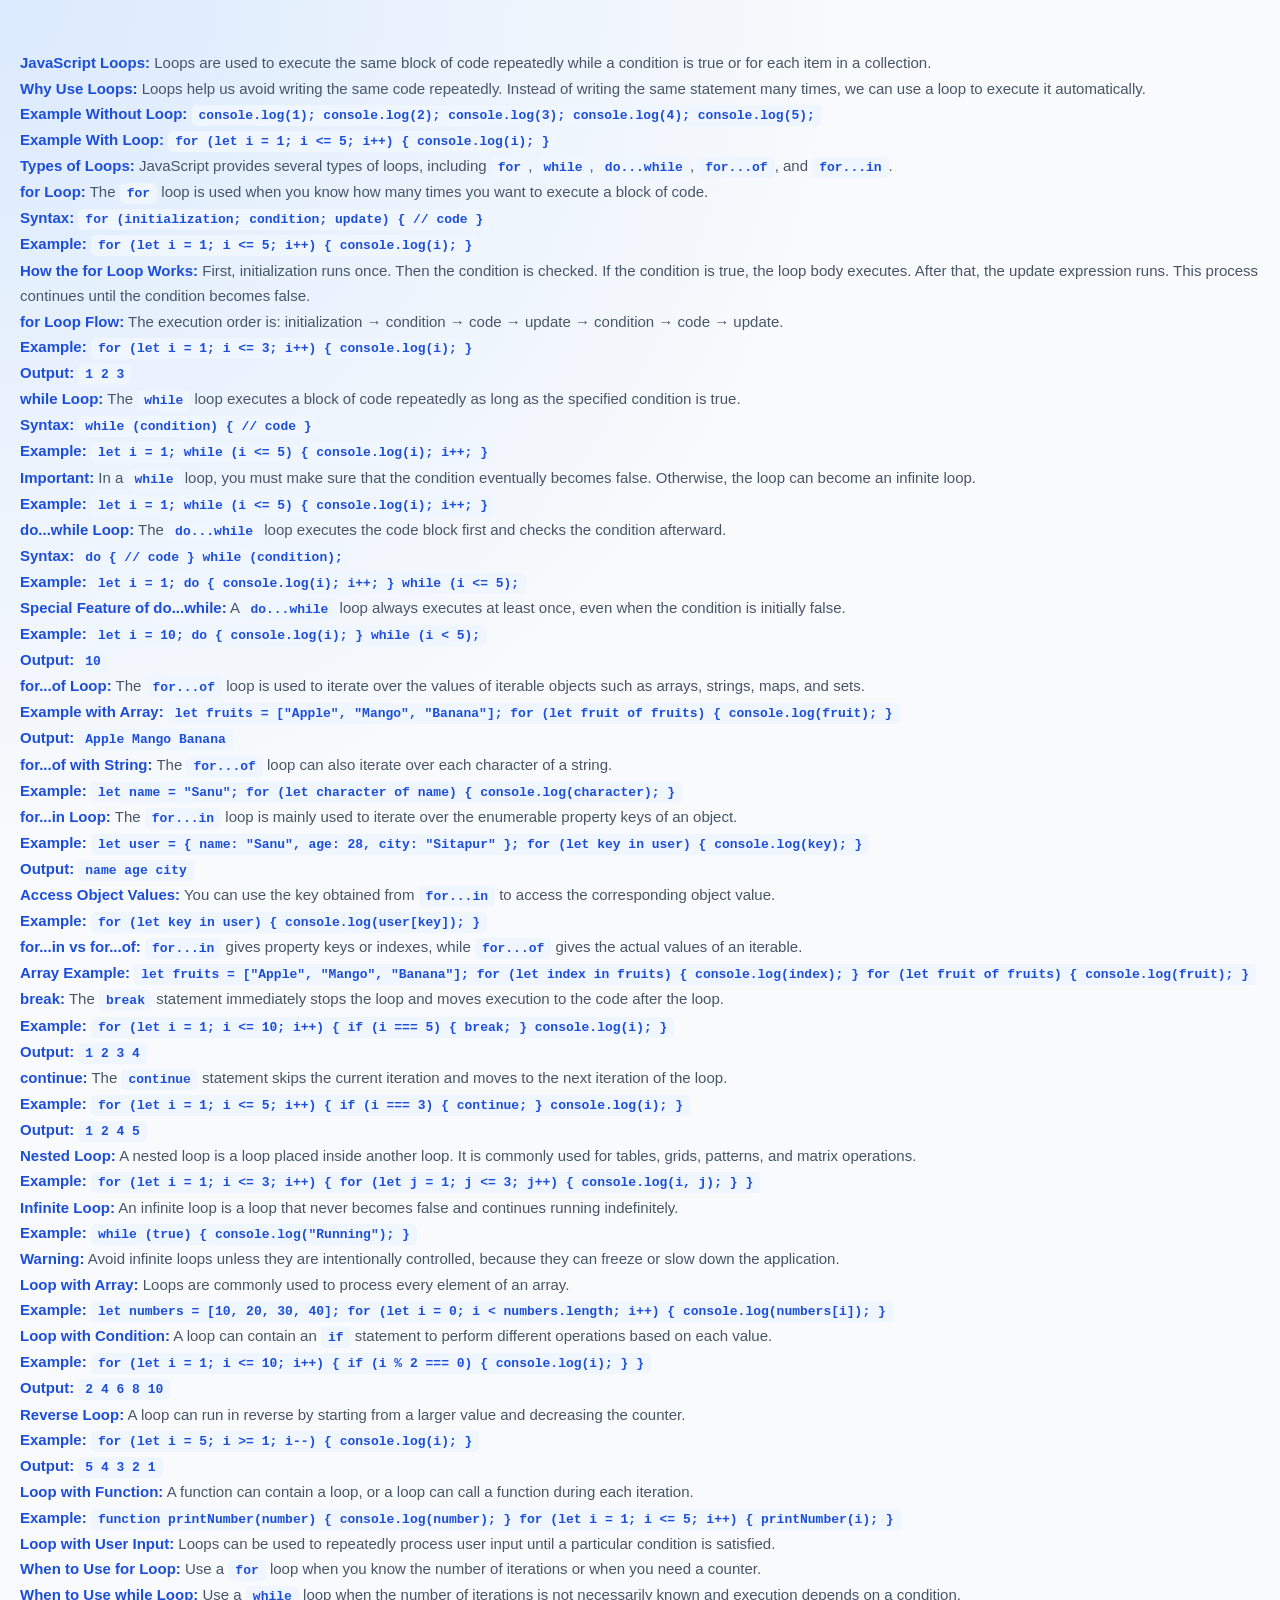
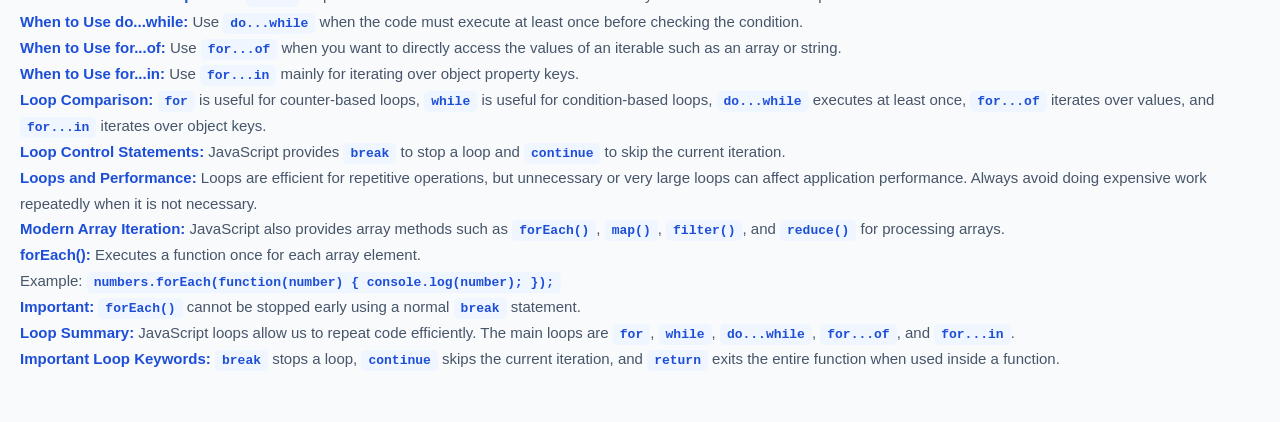
<file: lec6-loops/index.html>
<!DOCTYPE html>
<html lang="en">
<head>
    <meta charset="UTF-8">
    <meta name="viewport" content="width=device-width, initial-scale=1.0">
    <title>LOOPS</title>
    <link rel="stylesheet" href="index.css">
</head>
<body>
    <!-- =========================
     JavaScript Loops
========================= -->

<p>
    <strong>JavaScript Loops:</strong>
    Loops are used to execute the same block of code repeatedly
    while a condition is true or for each item in a collection.
</p>


<!-- 1. Why Loops -->

<p>
    <strong>Why Use Loops:</strong>
    Loops help us avoid writing the same code repeatedly.
    Instead of writing the same statement many times, we can use a loop
    to execute it automatically.
</p>

<p>
    <strong>Example Without Loop:</strong>
    <code>
        console.log(1);
        console.log(2);
        console.log(3);
        console.log(4);
        console.log(5);
    </code>
</p>

<p>
    <strong>Example With Loop:</strong>
    <code>
        for (let i = 1; i &lt;= 5; i++) {
            console.log(i);
        }
    </code>
</p>


<!-- 2. Types of Loops -->

<p>
    <strong>Types of Loops:</strong>
    JavaScript provides several types of loops, including
    <code>for</code>, <code>while</code>, <code>do...while</code>,
    <code>for...of</code>, and <code>for...in</code>.
</p>


<!-- 3. for Loop -->

<p>
    <strong>for Loop:</strong>
    The <code>for</code> loop is used when you know how many times
    you want to execute a block of code.
</p>

<p>
    <strong>Syntax:</strong>
    <code>
        for (initialization; condition; update) {
            // code
        }
    </code>
</p>

<p>
    <strong>Example:</strong>
    <code>
        for (let i = 1; i &lt;= 5; i++) {
            console.log(i);
        }
    </code>
</p>

<p>
    <strong>How the for Loop Works:</strong>
    First, initialization runs once. Then the condition is checked.
    If the condition is true, the loop body executes.
    After that, the update expression runs.
    This process continues until the condition becomes false.
</p>


<!-- 4. for Loop Flow -->

<p>
    <strong>for Loop Flow:</strong>
    The execution order is:
    initialization → condition → code → update → condition → code → update.
</p>

<p>
    <strong>Example:</strong>
    <code>
        for (let i = 1; i &lt;= 3; i++) {
            console.log(i);
        }
    </code>
</p>

<p>
    <strong>Output:</strong>
    <code>1 2 3</code>
</p>


<!-- 5. while Loop -->

<p>
    <strong>while Loop:</strong>
    The <code>while</code> loop executes a block of code repeatedly
    as long as the specified condition is true.
</p>

<p>
    <strong>Syntax:</strong>
    <code>
        while (condition) {
            // code
        }
    </code>
</p>

<p>
    <strong>Example:</strong>
    <code>
        let i = 1;

        while (i &lt;= 5) {
            console.log(i);
            i++;
        }
    </code>
</p>


<!-- 6. while Loop Important Point -->

<p>
    <strong>Important:</strong>
    In a <code>while</code> loop, you must make sure that the condition
    eventually becomes false. Otherwise, the loop can become an infinite loop.
</p>

<p>
    <strong>Example:</strong>
    <code>
        let i = 1;

        while (i &lt;= 5) {
            console.log(i);
            i++;
        }
    </code>
</p>


<!-- 7. do while -->

<p>
    <strong>do...while Loop:</strong>
    The <code>do...while</code> loop executes the code block first
    and checks the condition afterward.
</p>

<p>
    <strong>Syntax:</strong>
    <code>
        do {
            // code
        } while (condition);
    </code>
</p>

<p>
    <strong>Example:</strong>
    <code>
        let i = 1;

        do {
            console.log(i);
            i++;
        } while (i &lt;= 5);
    </code>
</p>


<!-- 8. do while Special Feature -->

<p>
    <strong>Special Feature of do...while:</strong>
    A <code>do...while</code> loop always executes at least once,
    even when the condition is initially false.
</p>

<p>
    <strong>Example:</strong>
    <code>
        let i = 10;

        do {
            console.log(i);
        } while (i &lt; 5);
    </code>
</p>

<p>
    <strong>Output:</strong>
    <code>10</code>
</p>


<!-- 9. for...of -->

<p>
    <strong>for...of Loop:</strong>
    The <code>for...of</code> loop is used to iterate over the values
    of iterable objects such as arrays, strings, maps, and sets.
</p>

<p>
    <strong>Example with Array:</strong>
    <code>
        let fruits = ["Apple", "Mango", "Banana"];

        for (let fruit of fruits) {
            console.log(fruit);
        }
    </code>
</p>

<p>
    <strong>Output:</strong>
    <code>Apple Mango Banana</code>
</p>


<!-- 10. for...of with String -->

<p>
    <strong>for...of with String:</strong>
    The <code>for...of</code> loop can also iterate over each character
    of a string.
</p>

<p>
    <strong>Example:</strong>
    <code>
        let name = "Sanu";

        for (let character of name) {
            console.log(character);
        }
    </code>
</p>


<!-- 11. for...in -->

<p>
    <strong>for...in Loop:</strong>
    The <code>for...in</code> loop is mainly used to iterate over
    the enumerable property keys of an object.
</p>

<p>
    <strong>Example:</strong>
    <code>
        let user = {
            name: "Sanu",
            age: 28,
            city: "Sitapur"
        };

        for (let key in user) {
            console.log(key);
        }
    </code>
</p>

<p>
    <strong>Output:</strong>
    <code>name age city</code>
</p>


<!-- 12. Access Object Values -->

<p>
    <strong>Access Object Values:</strong>
    You can use the key obtained from <code>for...in</code>
    to access the corresponding object value.
</p>

<p>
    <strong>Example:</strong>
    <code>
        for (let key in user) {
            console.log(user[key]);
        }
    </code>
</p>


<!-- 13. for...in vs for...of -->

<p>
    <strong>for...in vs for...of:</strong>
    <code>for...in</code> gives property keys or indexes,
    while <code>for...of</code> gives the actual values of an iterable.
</p>

<p>
    <strong>Array Example:</strong>
    <code>
        let fruits = ["Apple", "Mango", "Banana"];

        for (let index in fruits) {
            console.log(index);
        }

        for (let fruit of fruits) {
            console.log(fruit);
        }
    </code>
</p>


<!-- 14. break -->

<p>
    <strong>break:</strong>
    The <code>break</code> statement immediately stops the loop
    and moves execution to the code after the loop.
</p>

<p>
    <strong>Example:</strong>
    <code>
        for (let i = 1; i &lt;= 10; i++) {

            if (i === 5) {
                break;
            }

            console.log(i);
        }
    </code>
</p>

<p>
    <strong>Output:</strong>
    <code>1 2 3 4</code>
</p>


<!-- 15. continue -->

<p>
    <strong>continue:</strong>
    The <code>continue</code> statement skips the current iteration
    and moves to the next iteration of the loop.
</p>

<p>
    <strong>Example:</strong>
    <code>
        for (let i = 1; i &lt;= 5; i++) {

            if (i === 3) {
                continue;
            }

            console.log(i);
        }
    </code>
</p>

<p>
    <strong>Output:</strong>
    <code>1 2 4 5</code>
</p>


<!-- 16. Nested Loop -->

<p>
    <strong>Nested Loop:</strong>
    A nested loop is a loop placed inside another loop.
    It is commonly used for tables, grids, patterns, and matrix operations.
</p>

<p>
    <strong>Example:</strong>
    <code>
        for (let i = 1; i &lt;= 3; i++) {

            for (let j = 1; j &lt;= 3; j++) {
                console.log(i, j);
            }

        }
    </code>
</p>


<!-- 17. Infinite Loop -->

<p>
    <strong>Infinite Loop:</strong>
    An infinite loop is a loop that never becomes false
    and continues running indefinitely.
</p>

<p>
    <strong>Example:</strong>
    <code>
        while (true) {
            console.log("Running");
        }
    </code>
</p>

<p>
    <strong>Warning:</strong>
    Avoid infinite loops unless they are intentionally controlled,
    because they can freeze or slow down the application.
</p>


<!-- 18. Loop with Array -->

<p>
    <strong>Loop with Array:</strong>
    Loops are commonly used to process every element of an array.
</p>

<p>
    <strong>Example:</strong>
    <code>
        let numbers = [10, 20, 30, 40];

        for (let i = 0; i &lt; numbers.length; i++) {
            console.log(numbers[i]);
        }
    </code>
</p>


<!-- 19. Loop with Condition -->

<p>
    <strong>Loop with Condition:</strong>
    A loop can contain an <code>if</code> statement to perform
    different operations based on each value.
</p>

<p>
    <strong>Example:</strong>
    <code>
        for (let i = 1; i &lt;= 10; i++) {

            if (i % 2 === 0) {
                console.log(i);
            }

        }
    </code>
</p>

<p>
    <strong>Output:</strong>
    <code>2 4 6 8 10</code>
</p>


<!-- 20. Reverse Loop -->

<p>
    <strong>Reverse Loop:</strong>
    A loop can run in reverse by starting from a larger value
    and decreasing the counter.
</p>

<p>
    <strong>Example:</strong>
    <code>
        for (let i = 5; i &gt;= 1; i--) {
            console.log(i);
        }
    </code>
</p>

<p>
    <strong>Output:</strong>
    <code>5 4 3 2 1</code>
</p>


<!-- 21. Loop and Function -->

<p>
    <strong>Loop with Function:</strong>
    A function can contain a loop, or a loop can call a function
    during each iteration.
</p>

<p>
    <strong>Example:</strong>
    <code>
        function printNumber(number) {
            console.log(number);
        }

        for (let i = 1; i &lt;= 5; i++) {
            printNumber(i);
        }
    </code>
</p>


<!-- 22. Loop and User Input -->

<p>
    <strong>Loop with User Input:</strong>
    Loops can be used to repeatedly process user input until
    a particular condition is satisfied.
</p>


<!-- 23. When to Use for -->

<p>
    <strong>When to Use for Loop:</strong>
    Use a <code>for</code> loop when you know the number of iterations
    or when you need a counter.
</p>


<!-- 24. When to Use while -->

<p>
    <strong>When to Use while Loop:</strong>
    Use a <code>while</code> loop when the number of iterations is not
    necessarily known and execution depends on a condition.
</p>


<!-- 25. When to Use do while -->

<p>
    <strong>When to Use do...while:</strong>
    Use <code>do...while</code> when the code must execute at least once
    before checking the condition.
</p>


<!-- 26. When to Use for of -->

<p>
    <strong>When to Use for...of:</strong>
    Use <code>for...of</code> when you want to directly access
    the values of an iterable such as an array or string.
</p>


<!-- 27. When to Use for in -->

<p>
    <strong>When to Use for...in:</strong>
    Use <code>for...in</code> mainly for iterating over object property keys.
</p>


<!-- 28. Loop Comparison -->

<p>
    <strong>Loop Comparison:</strong>
    <code>for</code> is useful for counter-based loops,
    <code>while</code> is useful for condition-based loops,
    <code>do...while</code> executes at least once,
    <code>for...of</code> iterates over values,
    and <code>for...in</code> iterates over object keys.
</p>


<!-- 29. Loop Control Statements -->

<p>
    <strong>Loop Control Statements:</strong>
    JavaScript provides <code>break</code> to stop a loop
    and <code>continue</code> to skip the current iteration.
</p>


<!-- 30. Loops and Performance -->

<p>
    <strong>Loops and Performance:</strong>
    Loops are efficient for repetitive operations, but unnecessary
    or very large loops can affect application performance.
    Always avoid doing expensive work repeatedly when it is not necessary.
</p>


<!-- 31. Modern Array Methods -->

<p>
    <strong>Modern Array Iteration:</strong>
    JavaScript also provides array methods such as
    <code>forEach()</code>, <code>map()</code>, <code>filter()</code>,
    and <code>reduce()</code> for processing arrays.
</p>

<p>
    <strong>forEach():</strong>
    Executes a function once for each array element.
</p>

<p>
    Example:
    <code>
        numbers.forEach(function(number) {
            console.log(number);
        });
    </code>
</p>

<p>
    <strong>Important:</strong>
    <code>forEach()</code> cannot be stopped early using a normal
    <code>break</code> statement.
</p>


<!-- 32. Loop Summary -->

<p>
    <strong>Loop Summary:</strong>
    JavaScript loops allow us to repeat code efficiently.
    The main loops are <code>for</code>, <code>while</code>,
    <code>do...while</code>, <code>for...of</code>, and
    <code>for...in</code>.
</p>

<p>
    <strong>Important Loop Keywords:</strong>
    <code>break</code> stops a loop,
    <code>continue</code> skips the current iteration,
    and <code>return</code> exits the entire function when used inside a function.
</p>
    <script src="index.js"></script>
</body>
</html>
</file>
<file: lac1-IntroJS/css.css>
h1{
    background-color: bisque;
    color: aquamarine;
    display: flex;
    justify-content: center;
    text-align: center;
}
</file>
<file: lac3-letVsvarVsconst/style.css>
* {
  box-sizing: border-box;
}

body {
  margin: 0;
  padding: 30px;
  font-family: Arial, sans-serif;
  background: #f4f6f8;
  color: #222;
}

.js-notes {
  max-width: 1000px;
  margin: auto;
  padding: 30px;
  background: white;
  border-radius: 16px;
  box-shadow: 0 8px 30px rgba(0, 0, 0, 0.08);
}

.js-notes h1 {
  text-align: center;
  margin-bottom: 30px;
  color: #1d4ed8;
  font-size: 36px;
}

.js-notes section {
  margin-bottom: 30px;
  padding: 22px;
  border: 1px solid #e5e7eb;
  border-radius: 12px;
  background: #fafafa;
}

.js-notes h2 {
  margin-top: 0;
  color: #7c3aed;
  border-bottom: 2px solid #ddd;
  padding-bottom: 10px;
}

.js-notes h3 {
  color: #2563eb;
  margin-top: 20px;
}

.js-notes p {
  font-size: 16px;
  line-height: 1.7;
}

.js-notes strong {
  color: #dc2626;
}

.js-notes pre {
  background: #111827;
  color: #f9fafb;
  padding: 18px;
  border-radius: 10px;
  overflow-x: auto;
  font-size: 15px;
  line-height: 1.6;
}

.js-notes table {
  width: 100%;
  border-collapse: collapse;
  margin-top: 15px;
  background: white;
}

.js-notes th {
  background: #2563eb;
  color: white;
  padding: 14px;
  text-align: left;
}

.js-notes td {
  padding: 13px;
  border: 1px solid #ddd;
}

.js-notes tr:nth-child(even) {
  background: #f3f4f6;
}

.js-notes ol {
  padding-left: 25px;
}

.js-notes li {
  margin: 10px 0;
  font-size: 16px;
}

/* Mobile Responsive */

@media (max-width: 600px) {

  body {
    padding: 15px;
  }

  .js-notes {
    padding: 18px;
  }

  .js-notes h1 {
    font-size: 28px;
  }

  .js-notes section {
    padding: 15px;
  }

  .js-notes table {
    font-size: 13px;
  }

  .js-notes th,
  .js-notes td {
    padding: 8px;
  }

  .js-notes pre {
    font-size: 13px;
  }
}
</file>
<file: lac4-Operators/index.css>
/* =========================
   Global
========================= */

* {
    margin: 0;
    padding: 0;
    box-sizing: border-box;
}

body {
    font-family: Arial, sans-serif;
    background: #f4f6f8;
    color: #222;
    line-height: 1.7;
    padding: 40px 20px;
}


/* =========================
   Paragraph / Notes
========================= */

p {
    max-width: 900px;
    margin: 12px auto;
    padding: 12px 18px;

    background: #ffffff;
    border-left: 4px solid #2563eb;
    border-radius: 8px;

    box-shadow: 0 2px 8px rgba(0, 0, 0, 0.08);

    font-size: 16px;
}


/* =========================
   Strong / Titles
========================= */

p strong {
    color: #1d4ed8;
    font-weight: 700;
}


/* First line / Category headings */

p strong:first-child {
    color: #111827;
}


/* =========================
   Code
========================= */

code {
    background: #111827;
    color: #22c55e;

    padding: 3px 7px;
    border-radius: 5px;

    font-family: "Courier New", monospace;
    font-size: 14px;
}


/* =========================
   Hover Effect
========================= */

p {
    transition: all 0.25s ease;
}

p:hover {
    transform: translateY(-2px);
    box-shadow: 0 6px 18px rgba(0, 0, 0, 0.12);
}


/* =========================
   Responsive
========================= */

@media (max-width: 600px) {

    body {
        padding: 20px 10px;
    }

    p {
        font-size: 14px;
        padding: 10px 12px;
    }

    code {
        font-size: 12px;
    }
}
</file>
<file: lac5-ConditionalStatement/style.css>
/* =========================
   Global
========================= */

* {
    margin: 0;
    padding: 0;
    box-sizing: border-box;
}

body {
    font-family: Arial, sans-serif;
    background: #f4f6f8;
    color: #222;
    line-height: 1.7;
    padding: 40px 20px;
}


/* =========================
   Notes / Paragraph
========================= */

p {
    max-width: 900px;
    margin: 12px auto;
    padding: 14px 18px;

    background: #ffffff;

    border-left: 4px solid #2563eb;
    border-radius: 8px;

    box-shadow: 0 2px 8px rgba(0, 0, 0, 0.08);

    font-size: 16px;

    transition: all 0.25s ease;
}


/* =========================
   Hover Effect
========================= */

p:hover {
    transform: translateY(-2px);
    box-shadow: 0 6px 18px rgba(0, 0, 0, 0.12);
}


/* =========================
   Strong Text
========================= */

p strong {
    color: #1d4ed8;
    font-weight: 700;
}


/* =========================
   Code
========================= */

code {
    background: #111827;
    color: #22c55e;

    padding: 3px 7px;

    border-radius: 5px;

    font-family: "Courier New", monospace;
    font-size: 14px;
}


/* =========================
   Responsive
========================= */

@media (max-width: 600px) {

    body {
        padding: 20px 10px;
    }

    p {
        font-size: 14px;
        padding: 11px 13px;
    }

    code {
        font-size: 12px;
    }
}
</file>
<file: lec6-loops/index.css>
* {
    margin: 0;
    padding: 0;
    box-sizing: border-box;
}

html {
    scroll-behavior: smooth;
}

body {
    font-family:
        Inter,
        Arial,
        sans-serif;

    background:
        radial-gradient(
            circle at top left,
            #dbeafe,
            transparent 35%
        ),
        #f8fafc;

    color: #172033;

    line-height: 1.7;

    padding: 50px 20px;
}


/* =========================
   MAIN CONTAINER
========================= */

.container {
    width: 100%;
    max-width: 1050px;
    margin: auto;
}


/* =========================
   PAGE HEADER
========================= */

.page-header {
    text-align: center;
    margin-bottom: 45px;
}

.badge {
    display: inline-block;

    padding: 6px 14px;

    background: #dbeafe;
    color: #1d4ed8;

    border-radius: 50px;

    font-size: 12px;
    font-weight: 800;

    letter-spacing: 1.5px;

    margin-bottom: 15px;
}

.page-header h1 {
    font-size: clamp(35px, 6vw, 60px);

    line-height: 1.1;

    margin-bottom: 15px;

    background:
        linear-gradient(
            90deg,
            #1d4ed8,
            #7c3aed
        );

    -webkit-background-clip: text;
    background-clip: text;

    color: transparent;
}

.page-header p {
    max-width: 650px;
    margin: auto;

    color: #64748b;

    font-size: 17px;
}


/* =========================
   COMMON CARD
========================= */

.topic-card,
.loop-card,
.comparison-card,
.summary-card,
.roadmap-card,
.warning-card {

    background: rgba(255, 255, 255, 0.9);

    border: 1px solid #e2e8f0;

    border-radius: 18px;

    margin-bottom: 25px;

    padding: 30px;

    box-shadow:
        0 10px 30px rgba(15, 23, 42, 0.06);

    transition:
        transform 0.3s ease,
        box-shadow 0.3s ease,
        border-color 0.3s ease;
}

.topic-card:hover,
.loop-card:hover,
.comparison-card:hover,
.summary-card:hover,
.roadmap-card:hover {

    transform: translateY(-4px);

    border-color: #bfdbfe;

    box-shadow:
        0 18px 40px rgba(15, 23, 42, 0.1);
}


/* =========================
   TOPIC CARD
========================= */

.topic-card {
    display: flex;
    gap: 25px;
}

.topic-number {
    min-width: 55px;
    height: 55px;

    display: flex;
    align-items: center;
    justify-content: center;

    border-radius: 14px;

    background: #eff6ff;
    color: #2563eb;

    font-weight: 800;
}

.topic-content {
    flex: 1;
}


/* =========================
   HEADINGS
========================= */

h2 {
    color: #0f172a;

    font-size: 25px;

    margin-bottom: 12px;
}

h3 {
    color: #334155;

    font-size: 16px;

    margin-top: 22px;
    margin-bottom: 9px;
}

p {
    color: #475569;

    font-size: 15px;
}

strong {
    color: #1d4ed8;
}


/* =========================
   LOOP HEADER
========================= */

.loop-header {
    display: flex;

    align-items: center;

    gap: 16px;

    margin-bottom: 18px;
}

.loop-number {
    width: 48px;
    height: 48px;

    display: flex;
    align-items: center;
    justify-content: center;

    border-radius: 12px;

    background:
        linear-gradient(
            135deg,
            #2563eb,
            #7c3aed
        );

    color: white;

    font-weight: 800;

    box-shadow:
        0 7px 18px rgba(37, 99, 235, 0.25);
}

.loop-header h2 {
    margin: 0;
}


/* =========================
   TAG
========================= */

.tag {
    display: inline-block;

    margin-top: 3px;

    padding: 3px 9px;

    border-radius: 50px;

    background: #f1f5f9;

    color: #64748b;

    font-size: 11px;

    font-weight: 700;

    text-transform: uppercase;
}


/* =========================
   CODE BLOCK
========================= */

pre {
    margin-top: 10px;

    padding: 20px;

    overflow-x: auto;

    border-radius: 12px;

    background: #0f172a;

    border: 1px solid #1e293b;

    box-shadow:
        inset 0 0 25px rgba(0, 0, 0, 0.2);
}

pre code {
    color: #e2e8f0;

    font-family:
        "Fira Code",
        "Courier New",
        monospace;

    font-size: 14px;

    line-height: 1.8;

    background: none;

    padding: 0;

    border: none;
}


/* Inline code */

p code,
h3 code {

    background: #eff6ff;

    color: #1d4ed8;

    padding: 3px 7px;

    border-radius: 5px;

    font-family:
        "Courier New",
        monospace;

    font-size: 13px;

    font-weight: 600;
}


/* =========================
   OUTPUT
========================= */

.output {
    margin-top: 10px;

    padding: 14px 18px;

    background: #f0fdf4;

    border: 1px solid #bbf7d0;

    border-left: 4px solid #22c55e;

    border-radius: 9px;

    color: #166534;

    font-family:
        "Courier New",
        monospace;

    font-weight: 700;
}


/* =========================
   INFO BOX
========================= */

.info-box,
.use-box,
.success-box,
.warning-box {

    margin-top: 20px;

    padding: 16px 18px;

    border-radius: 10px;
}

.info-box {
    background: #eff6ff;
    border-left: 4px solid #3b82f6;
}

.use-box {
    background: #f5f3ff;
    border-left: 4px solid #8b5cf6;
}

.success-box {
    background: #f0fdf4;
    border-left: 4px solid #22c55e;
}

.warning-box {
    background: #fff7ed;
    border-left: 4px solid #f97316;
}

.info-box strong,
.use-box strong,
.success-box strong,
.warning-box strong {
    display: block;

    margin-bottom: 5px;
}


/* =========================
   FLOW
========================= */

.flow {
    display: flex;

    align-items: center;

    justify-content: center;

    flex-wrap: wrap;

    gap: 8px;

    margin: 20px 0;
}

.flow span {
    padding: 8px 12px;

    border-radius: 8px;

    background: #eff6ff;

    color: #1d4ed8;

    font-size: 13px;

    font-weight: 700;
}

.flow b {
    color: #94a3b8;
}


/* =========================
   COMPARISON
========================= */

.comparison {
    display: grid;

    grid-template-columns:
        repeat(2, 1fr);

    gap: 20px;

    margin-top: 20px;
}

.compare-item {
    padding: 20px;

    background: #f8fafc;

    border: 1px solid #e2e8f0;

    border-radius: 12px;
}

.compare-item h3 {
    margin-top: 0;

    color: #2563eb;
}


/* =========================
   WARNING CARD
========================= */

.warning-card {
    background: #fffaf5;

    border-color: #fed7aa;
}

.warning-card h2 {
    color: #c2410c;
}


/* =========================
   SUMMARY TABLE
========================= */

.summary-card h2 {
    margin-bottom: 20px;
}

.table-wrapper {
    overflow-x: auto;
}

table {
    width: 100%;

    border-collapse: collapse;

    min-width: 600px;
}

th,
td {
    padding: 14px 16px;

    text-align: left;

    border-bottom: 1px solid #e2e8f0;
}

th {
    background: #eff6ff;

    color: #1d4ed8;

    font-size: 14px;
}

td {
    color: #475569;

    font-size: 14px;
}

td:first-child {
    color: #7c3aed;

    font-weight: 700;

    font-family:
        "Courier New",
        monospace;
}

tr:hover td {
    background: #f8fafc;
}


/* =========================
   ROADMAP
========================= */

.roadmap-card h2 {
    text-align: center;
}

.roadmap {
    display: flex;

    align-items: center;

    justify-content: center;

    flex-wrap: wrap;

    gap: 8px;

    margin-top: 20px;
}

.roadmap span {
    padding: 8px 13px;

    background: #f1f5f9;

    border: 1px solid #e2e8f0;

    border-radius: 50px;

    color: #334155;

    font-size: 13px;

    font-weight: 700;
}

.roadmap b {
    color: #94a3b8;
}


/* =========================
   RESPONSIVE
========================= */

@media (max-width: 700px) {

    body {
        padding: 25px 12px;
    }

    .topic-card {
        flex-direction: column;
    }

    .topic-number {
        min-width: 50px;
    }

    .loop-card,
    .topic-card,
    .comparison-card,
    .summary-card,
    .roadmap-card,
    .warning-card {
        padding: 20px;
        border-radius: 14px;
    }

    .comparison {
        grid-template-columns: 1fr;
    }

    .flow {
        justify-content: flex-start;
    }

    pre {
        padding: 15px;
    }

    pre code {
        font-size: 12px;
    }

    .page-header h1 {
        font-size: 38px;
    }
}
</file>
